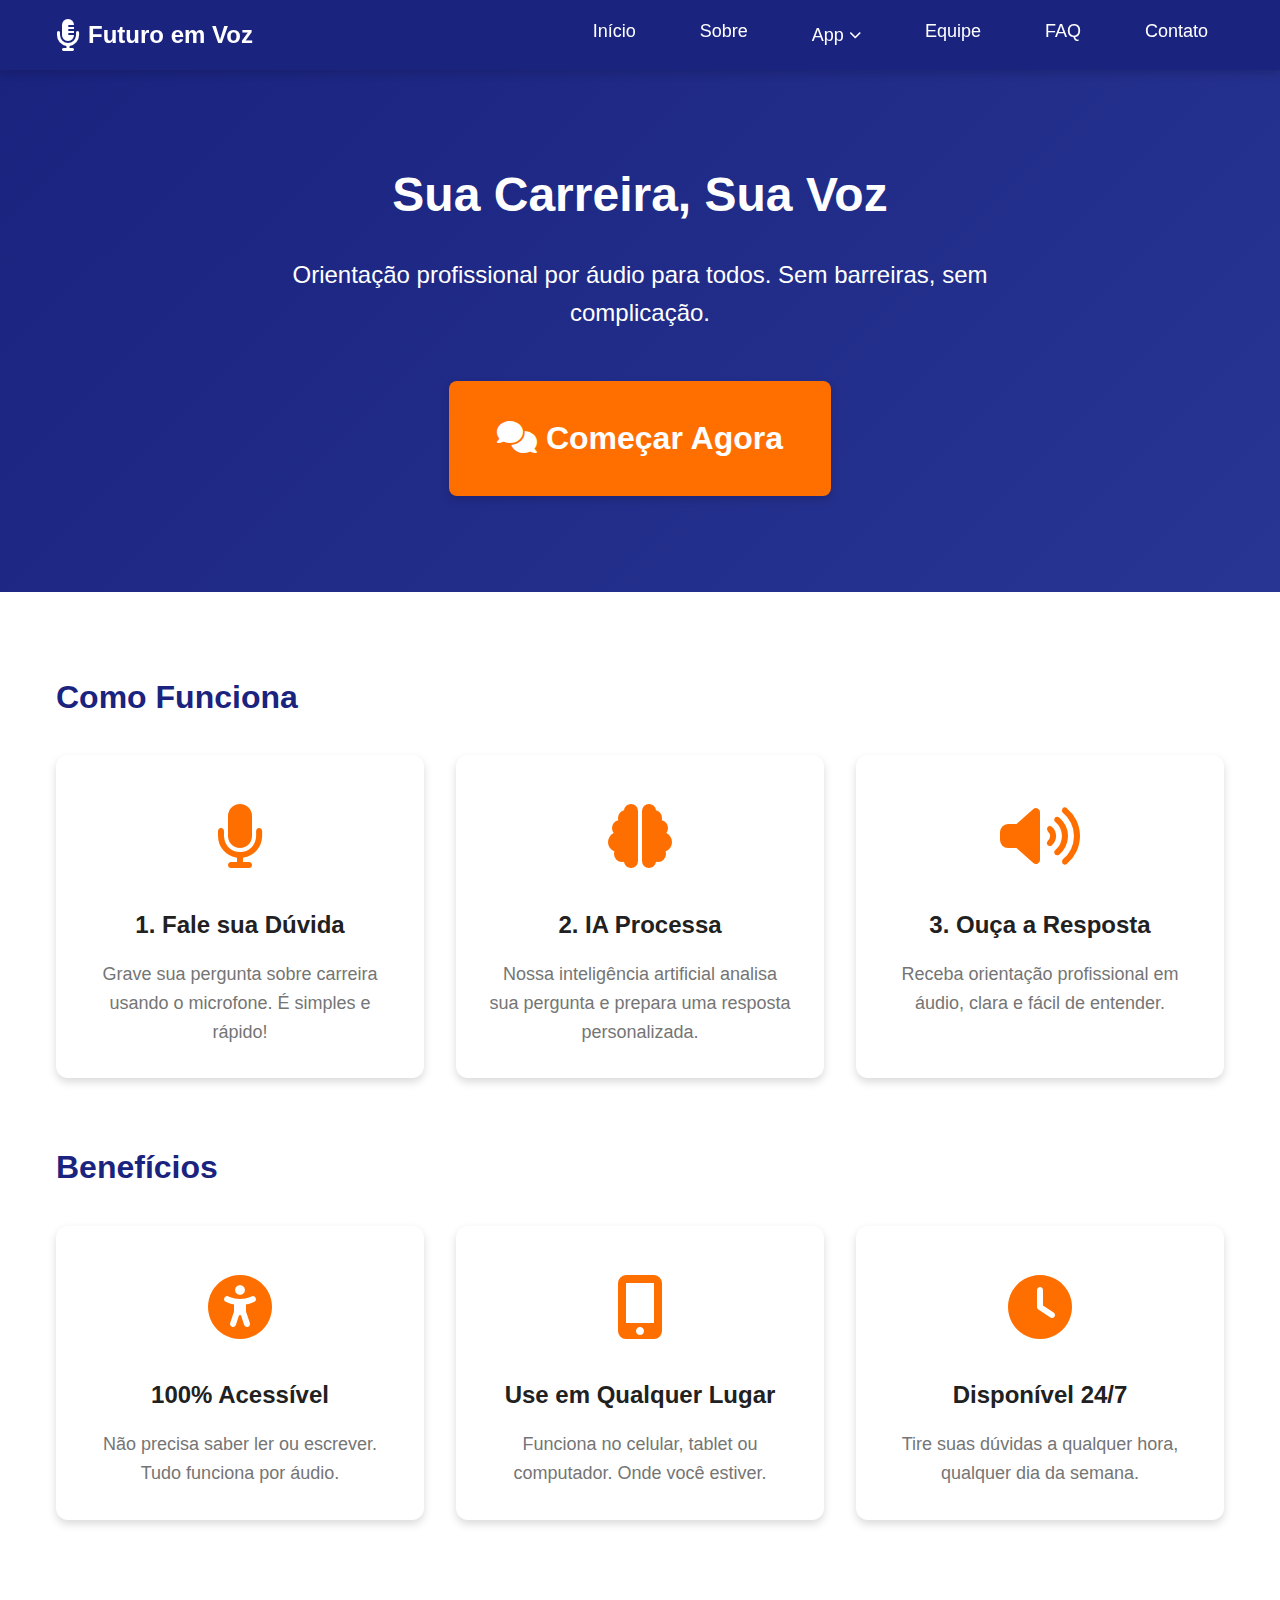
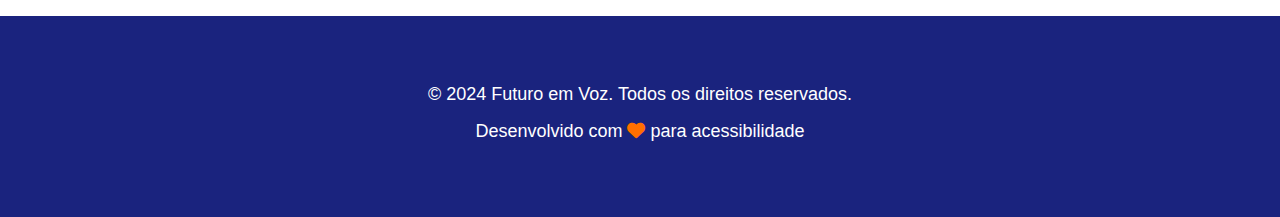
<file: index.html>
<!DOCTYPE html>
<html lang="pt-BR">
<head>
    <meta charset="UTF-8">
    <meta name="viewport" content="width=device-width, initial-scale=1.0">
    <meta name="description" content="Futuro em Voz - Ferramenta de acessibilidade para auxiliar pessoas analfabetas a gerenciar suas carreiras através de comunicação por áudio com IA">
    <title>Futuro em Voz - Acessibilidade no Mercado de Trabalho</title>
    <link rel="stylesheet" href="css/style.css">
    <link rel="stylesheet" href="https://cdnjs.cloudflare.com/ajax/libs/font-awesome/6.4.0/css/all.min.css">
</head>
<body>
    <!-- Header será carregado aqui -->
    <div id="header-placeholder"></div>

    <main>
        <section class="hero">
            <div class="container">
                <h1>Sua Carreira, Sua Voz</h1>
                <p>Orientação profissional por áudio para todos. Sem barreiras, sem complicação.</p>
                <a href="app-chat.html" class="btn btn-primary btn-large">
                    <i class="fas fa-comments"></i> Começar Agora
                </a>
            </div>
        </section>

        <section class="container">
            <h2>Como Funciona</h2>
            <div class="cards-grid">
                <div class="card">
                    <div class="card-icon">
                        <i class="fas fa-microphone"></i>
                    </div>
                    <h3>1. Fale sua Dúvida</h3>
                    <p>Grave sua pergunta sobre carreira usando o microfone. É simples e rápido!</p>
                </div>
                <div class="card">
                    <div class="card-icon">
                        <i class="fas fa-brain"></i>
                    </div>
                    <h3>2. IA Processa</h3>
                    <p>Nossa inteligência artificial analisa sua pergunta e prepara uma resposta personalizada.</p>
                </div>
                <div class="card">
                    <div class="card-icon">
                        <i class="fas fa-volume-up"></i>
                    </div>
                    <h3>3. Ouça a Resposta</h3>
                    <p>Receba orientação profissional em áudio, clara e fácil de entender.</p>
                </div>
            </div>
        </section>

        <section class="container">
            <h2>Benefícios</h2>
            <div class="cards-grid">
                <div class="card">
                    <div class="card-icon">
                        <i class="fas fa-universal-access"></i>
                    </div>
                    <h3>100% Acessível</h3>
                    <p>Não precisa saber ler ou escrever. Tudo funciona por áudio.</p>
                </div>
                <div class="card">
                    <div class="card-icon">
                        <i class="fas fa-mobile-alt"></i>
                    </div>
                    <h3>Use em Qualquer Lugar</h3>
                    <p>Funciona no celular, tablet ou computador. Onde você estiver.</p>
                </div>
                <div class="card">
                    <div class="card-icon">
                        <i class="fas fa-clock"></i>
                    </div>
                    <h3>Disponível 24/7</h3>
                    <p>Tire suas dúvidas a qualquer hora, qualquer dia da semana.</p>
                </div>
            </div>
        </section>

        
    </main>

    <!-- Footer será carregado aqui -->
    <div id="footer-placeholder"></div>

    <script src="js/components-data.js"></script>
    <script src="js/components.js"></script>
    <script src="js/menu.js"></script>
    <script src="js/script.js"></script>
</body>
</html>
</file>
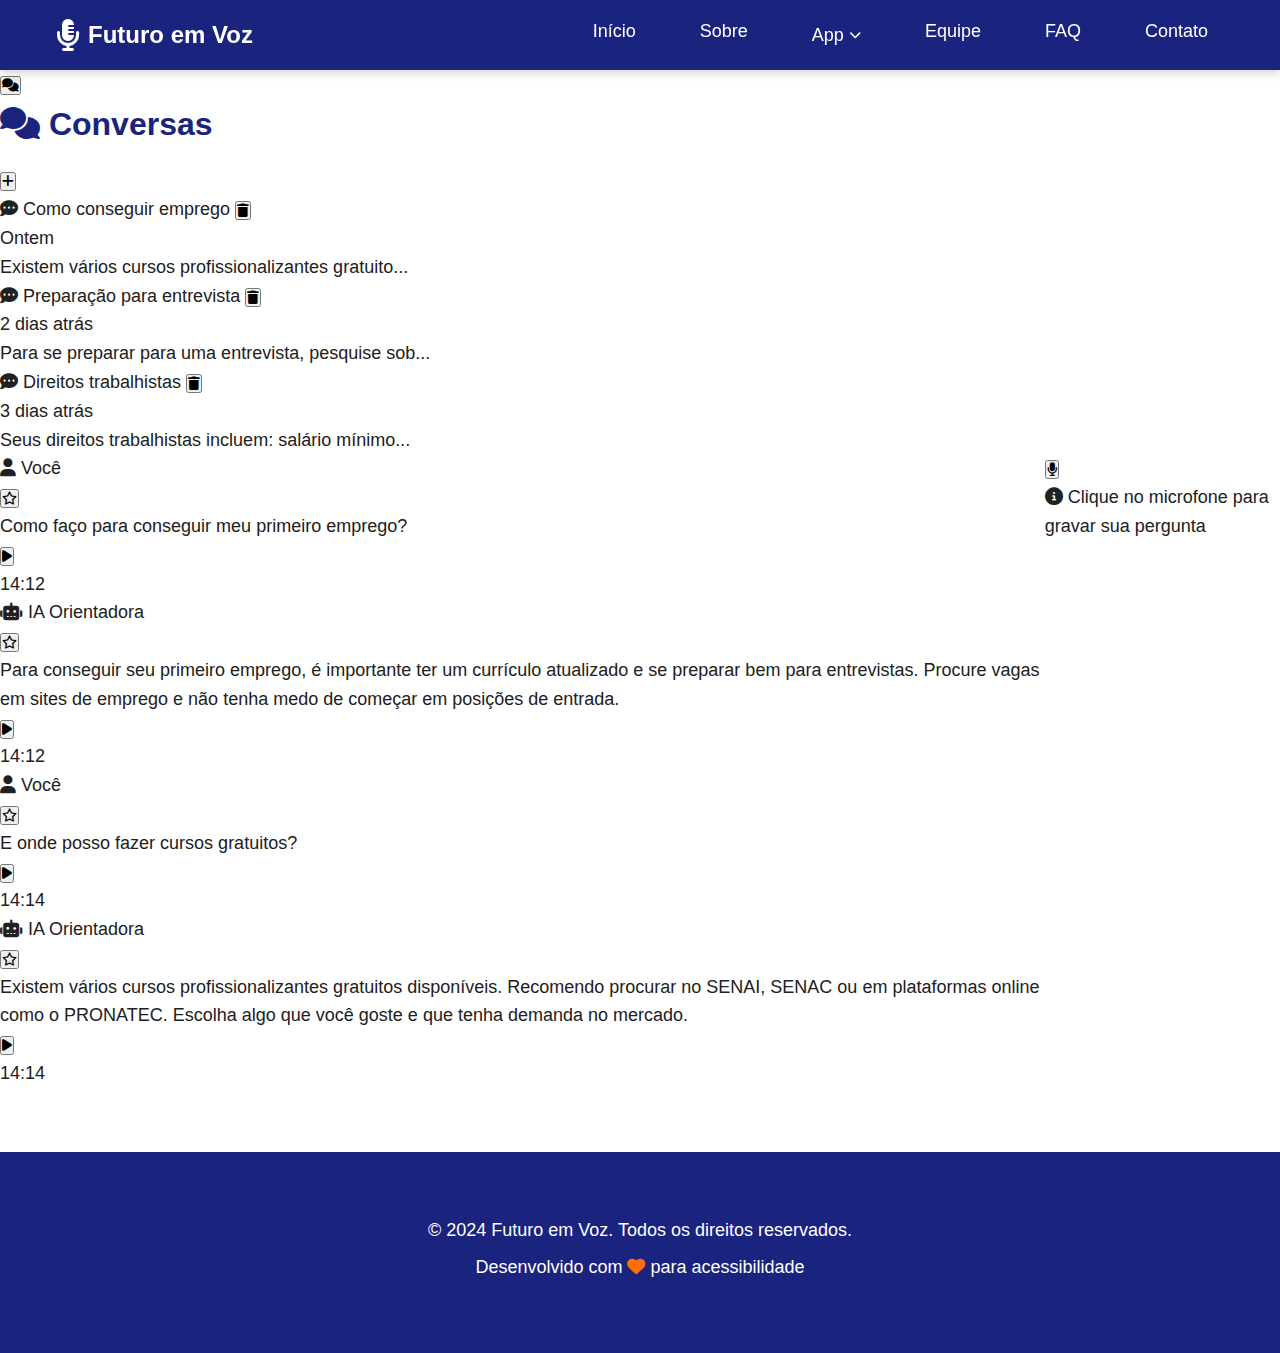
<file: app-chat.html>
<!DOCTYPE html>
<html lang="pt-BR">
<head>
    <meta charset="UTF-8">
    <meta name="viewport" content="width=device-width, initial-scale=1.0">
    <meta name="description" content="Chat com IA para orientação de carreira - Futuro em Voz">
    <title>Chat - Futuro em Voz</title>
    <link rel="stylesheet" href="css/style.css">
    <link rel="stylesheet" href="https://cdnjs.cloudflare.com/ajax/libs/font-awesome/6.4.0/css/all.min.css">
</head>
<body>
    <!-- Header será carregado aqui -->
    <div id="header-placeholder"></div>

    <main class="chat-page">
        <!-- Botão para abrir sidebar no mobile -->
        <button class="chat-sidebar-toggle" aria-label="Abrir lista de conversas">
            <i class="fas fa-comments"></i>
        </button>

        <div class="chat-container">
            <!-- Sidebar com lista de conversas -->
            <aside class="chat-sidebar">
                <div class="chat-sidebar-header">
                    <h2><i class="fas fa-comments"></i> Conversas</h2>
                    <button class="btn-new-conversation" aria-label="Nova conversa">
                        <i class="fas fa-plus"></i>
                    </button>
                </div>
                
                <div class="conversations-list" id="conversations-list">
                    <!-- Conversas serão carregadas aqui via JavaScript -->
                </div>
            </aside>

            <!-- Área principal do chat -->
            <div class="chat-main">
                <!-- Estado vazio (quando não há conversa selecionada) -->
                <div class="chat-empty-state" id="empty-state">
                    <i class="fas fa-comments"></i>
                    <h2>Bem-vindo ao Chat!</h2>
                    <p>Selecione uma conversa ou crie uma nova para começar</p>
                    <button class="btn btn-primary btn-large btn-new-conversation-main">
                        <i class="fas fa-plus"></i> Nova Conversa
                    </button>
                </div>

                <!-- Área de mensagens -->
                <div class="chat-messages-container" id="messages-container" style="display: none;">
                    <div class="chat-messages" id="chat-messages">
                        <!-- Mensagens serão carregadas aqui via JavaScript -->
                    </div>

                    <!-- Barra de input -->
                    <div class="chat-input-area">
                        <div class="recording-indicator" id="recording-indicator" style="display: none;">
                            <i class="fas fa-circle"></i>
                            <span>Gravando...</span>
                        </div>
                        
                        <button class="chat-mic-button" id="chat-mic-button" aria-label="Gravar mensagem de áudio">
                            <i class="fas fa-microphone"></i>
                        </button>
                        
                        <div class="chat-input-hint">
                            <i class="fas fa-info-circle"></i>
                            Clique no microfone para gravar sua pergunta
                        </div>
                    </div>
                </div>
            </div>
        </div>
    </main>

    <!-- Footer será carregado aqui -->
    <div id="footer-placeholder"></div>

    <script src="js/components-data.js"></script>
    <script src="js/components.js"></script>
    <script src="js/menu.js"></script>
    <script src="js/chat.js"></script>
</body>
</html>
</file>
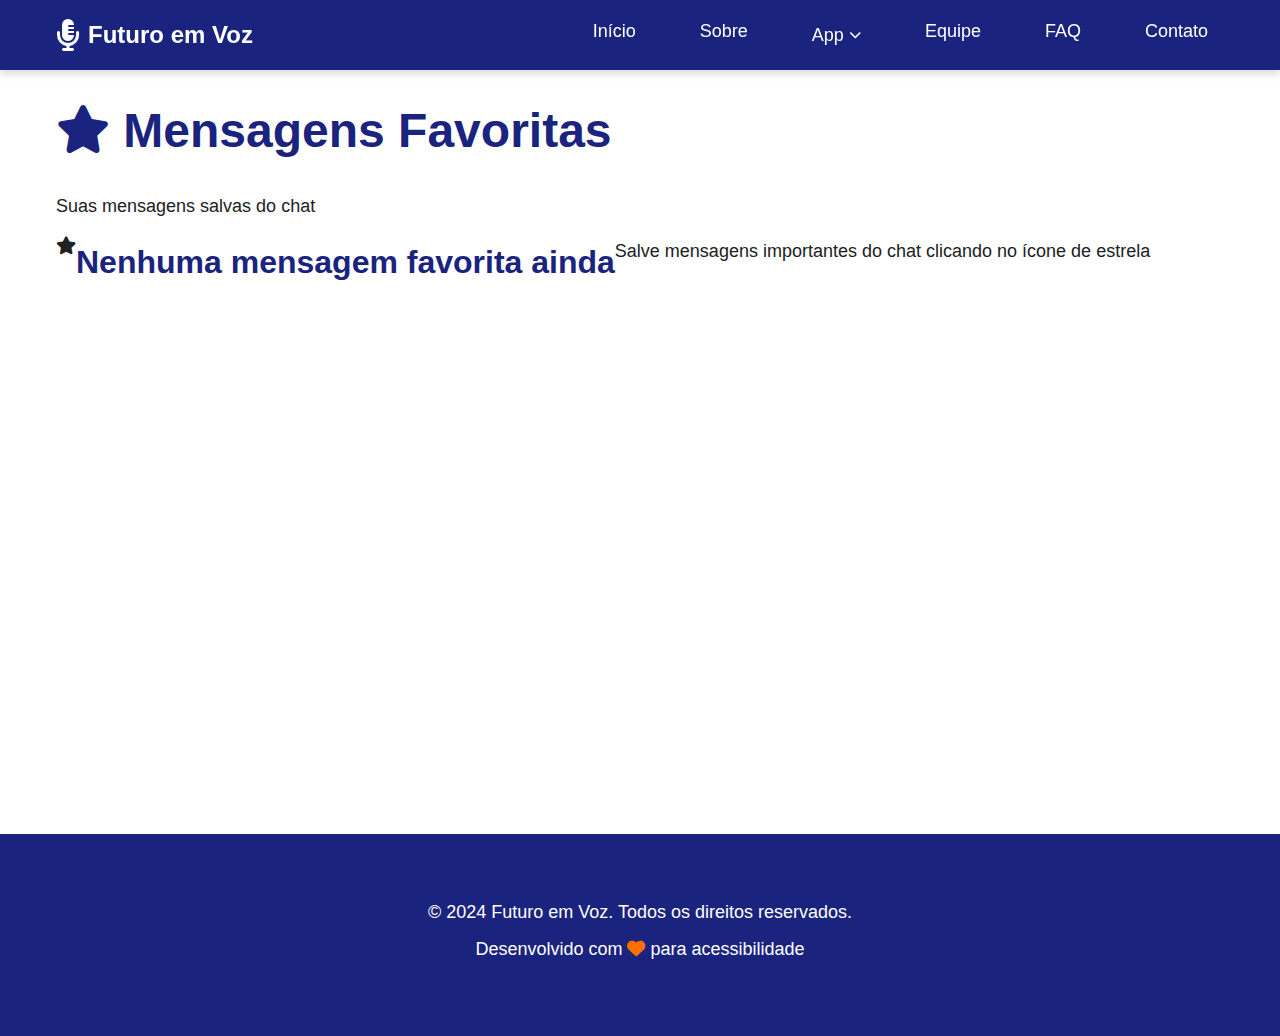
<file: app-favoritas.html>
<!DOCTYPE html>
<html lang="pt-BR">
<head>
    <meta charset="UTF-8">
    <meta name="viewport" content="width=device-width, initial-scale=1.0">
    <meta name="description" content="Mensagens Favoritas - Futuro em Voz">
    <title>Mensagens Favoritas - Futuro em Voz</title>
    <link rel="stylesheet" href="css/style.css">
    <link rel="stylesheet" href="https://cdnjs.cloudflare.com/ajax/libs/font-awesome/6.4.0/css/all.min.css">
</head>
<body>
    <!-- Header será carregado aqui -->
    <div id="header-placeholder"></div>

    <main class="favorites-page">
        <div class="container">
            <div class="favorites-header">
                <h1><i class="fas fa-star"></i> Mensagens Favoritas</h1>
                <p class="favorites-subtitle">Suas mensagens salvas do chat</p>
            </div>

            <!-- Estado vazio -->
            <div class="favorites-empty-state" id="favorites-empty-state">
                <i class="fas fa-star"></i>
                <h2>Nenhuma mensagem favorita ainda</h2>
                <p>Salve mensagens importantes do chat clicando no ícone de estrela</p>
            </div>

            <!-- Lista de mensagens favoritas -->
            <div class="favorites-grid" id="favorites-grid" style="display: none;">
                <!-- Mensagens favoritas serão carregadas aqui via JavaScript -->
            </div>
        </div>
    </main>

    <!-- Footer será carregado aqui -->
    <div id="footer-placeholder"></div>

    <script src="js/components-data.js"></script>
    <script src="js/components.js"></script>
    <script src="js/menu.js"></script>
    <script src="js/favoritas.js"></script>
</body>
</html>
</file>
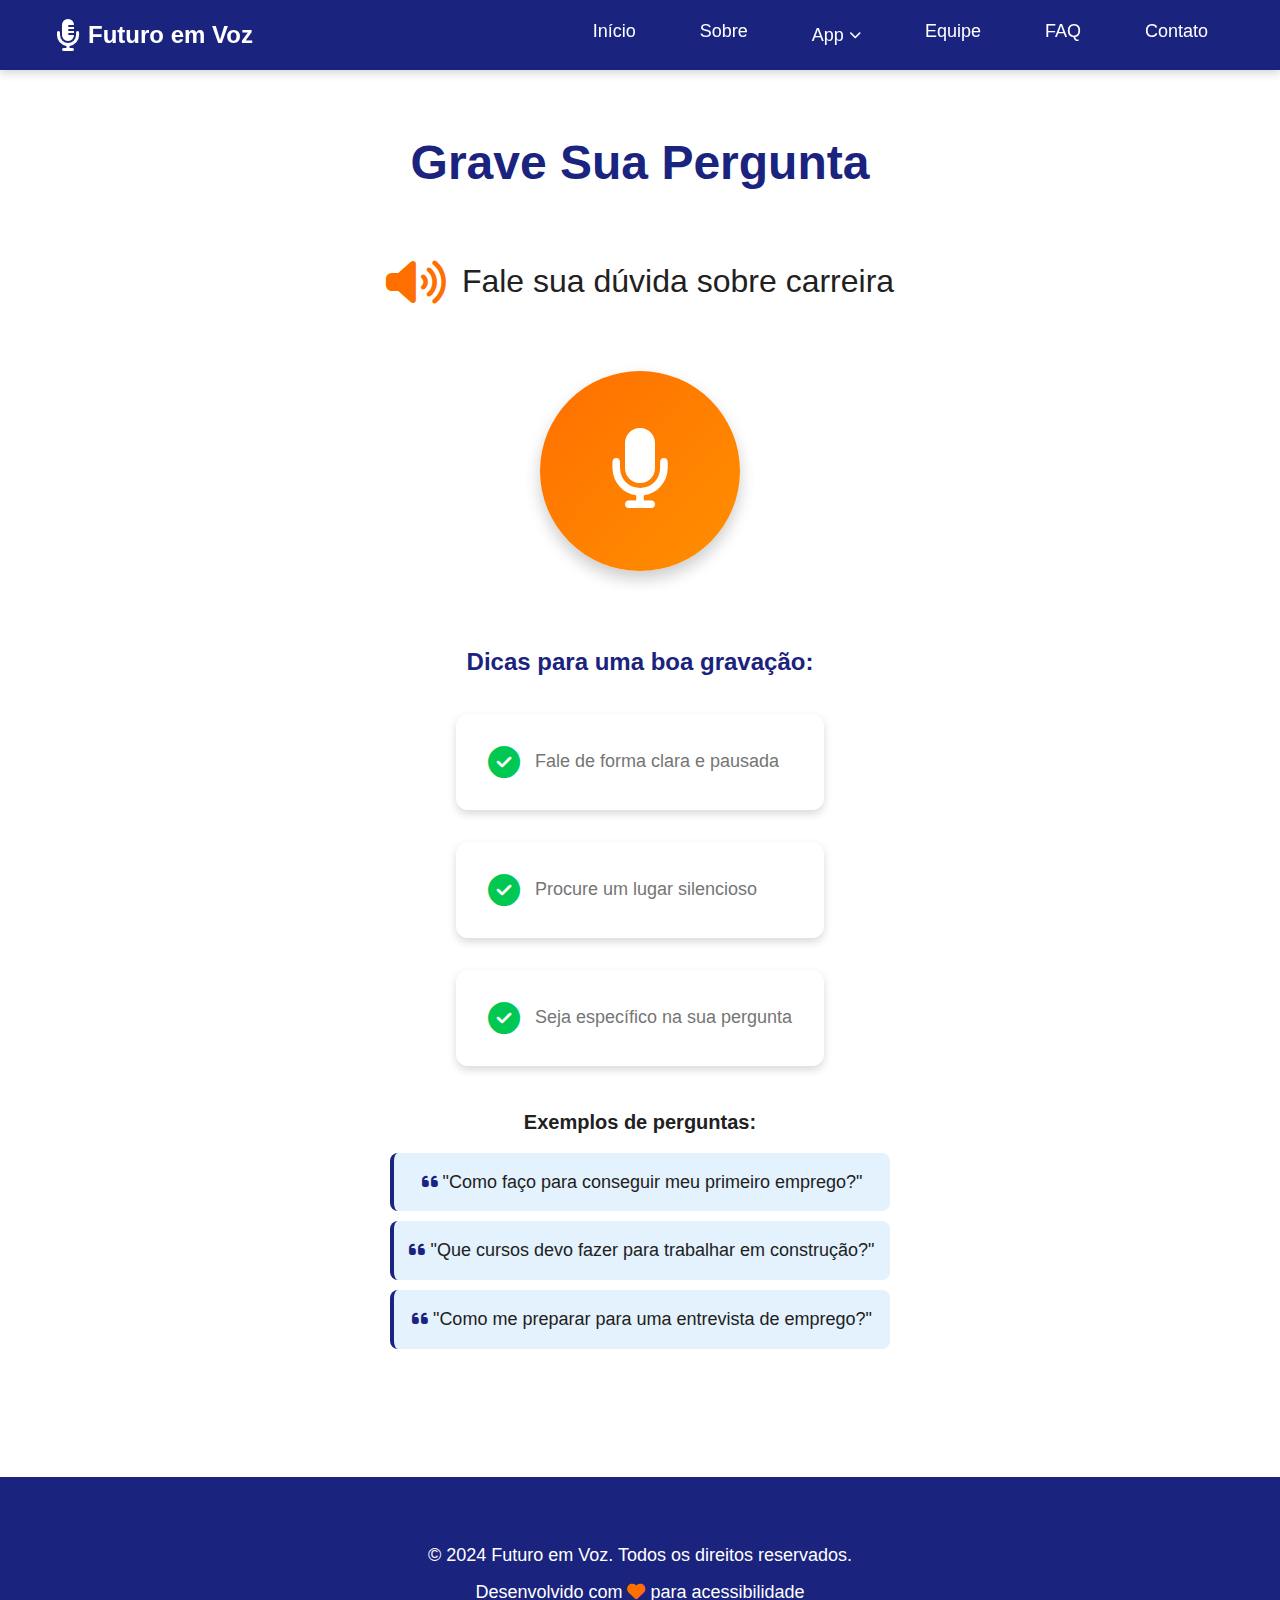
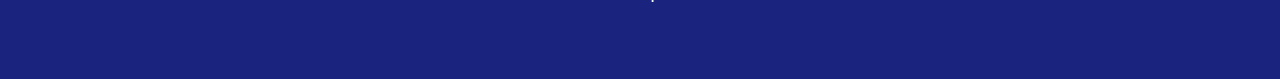
<file: app-gravacao.html>
<!DOCTYPE html>
<html lang="pt-BR">
<head>
    <meta charset="UTF-8">
    <meta name="viewport" content="width=device-width, initial-scale=1.0">
    <meta name="description" content="Grave sua pergunta sobre carreira - Futuro em Voz">
    <title>Gravar Pergunta - Futuro em Voz</title>
    <link rel="stylesheet" href="css/style.css">
    <link rel="stylesheet" href="https://cdnjs.cloudflare.com/ajax/libs/font-awesome/6.4.0/css/all.min.css">
</head>
<body>
    <!-- Header será carregado aqui -->
    <div id="header-placeholder"></div>


    <main>
        <section class="app-container">
            <h1>Grave Sua Pergunta</h1>
            
            <div class="instruction">
                <i class="fas fa-volume-up"></i>
                Fale sua dúvida sobre carreira
            </div>

            <button class="mic-button" aria-label="Clique para gravar sua pergunta">
                <i class="fas fa-microphone"></i>
            </button>

            <button id="send-audio" class="btn btn-primary btn-large" style="display: none;">
                <i class="fas fa-paper-plane"></i> Enviar Áudio
            </button>

            <div style="margin-top: 40px; max-width: 600px;">
                <h2 style="font-size: 24px; margin-bottom: 20px;">Dicas para uma boa gravação:</h2>
                <div class="cards-grid" style="grid-template-columns: 1fr;">
                    <div class="card" style="text-align: left;">
                        <div style="display: flex; align-items: center; gap: 15px;">
                            <i class="fas fa-check-circle" style="font-size: 32px; color: #00c853;"></i>
                            <p style="margin: 0;">Fale de forma clara e pausada</p>
                        </div>
                    </div>
                    <div class="card" style="text-align: left;">
                        <div style="display: flex; align-items: center; gap: 15px;">
                            <i class="fas fa-check-circle" style="font-size: 32px; color: #00c853;"></i>
                            <p style="margin: 0;">Procure um lugar silencioso</p>
                        </div>
                    </div>
                    <div class="card" style="text-align: left;">
                        <div style="display: flex; align-items: center; gap: 15px;">
                            <i class="fas fa-check-circle" style="font-size: 32px; color: #00c853;"></i>
                            <p style="margin: 0;">Seja específico na sua pergunta</p>
                        </div>
                    </div>
                </div>
            </div>

            <div style="margin-top: 40px;">
                <h3 style="font-size: 20px; margin-bottom: 15px;">Exemplos de perguntas:</h3>
                <div style="display: flex; flex-direction: column; gap: 10px; max-width: 600px; margin: 0 auto;">
                    <div style="background-color: #e3f2fd; padding: 15px; border-radius: 8px; border-left: 4px solid #1a237e;">
                        <i class="fas fa-quote-left" style="color: #1a237e;"></i>
                        "Como faço para conseguir meu primeiro emprego?"
                    </div>
                    <div style="background-color: #e3f2fd; padding: 15px; border-radius: 8px; border-left: 4px solid #1a237e;">
                        <i class="fas fa-quote-left" style="color: #1a237e;"></i>
                        "Que cursos devo fazer para trabalhar em construção?"
                    </div>
                    <div style="background-color: #e3f2fd; padding: 15px; border-radius: 8px; border-left: 4px solid #1a237e;">
                        <i class="fas fa-quote-left" style="color: #1a237e;"></i>
                        "Como me preparar para uma entrevista de emprego?"
                    </div>
                </div>
            </div>
        </section>
    </main>

    <!-- Footer será carregado aqui -->
    <div id="footer-placeholder"></div>


    <script src="js/components-data.js"></script>
    <script src="js/components.js"></script>
    <script src="js/menu.js"></script>
    <script src="js/script.js"></script>
</body>
</html>
</file>
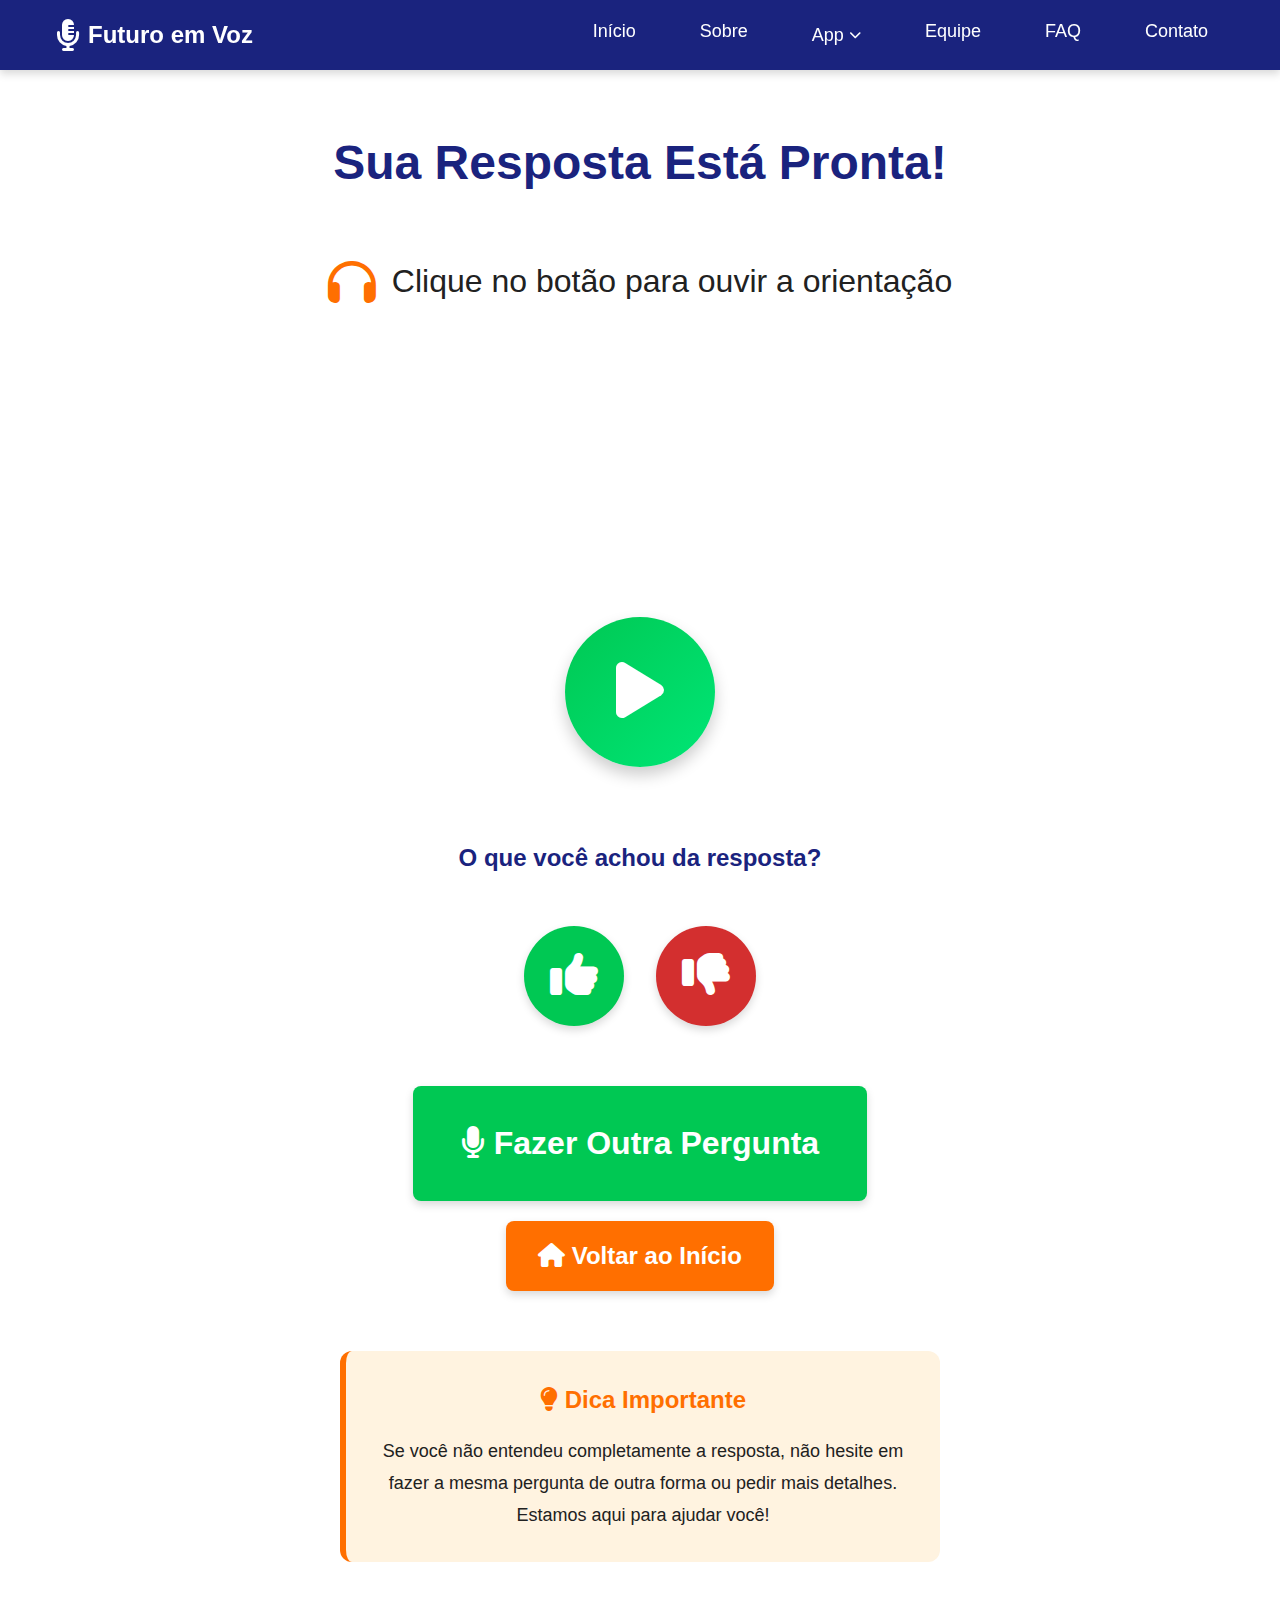
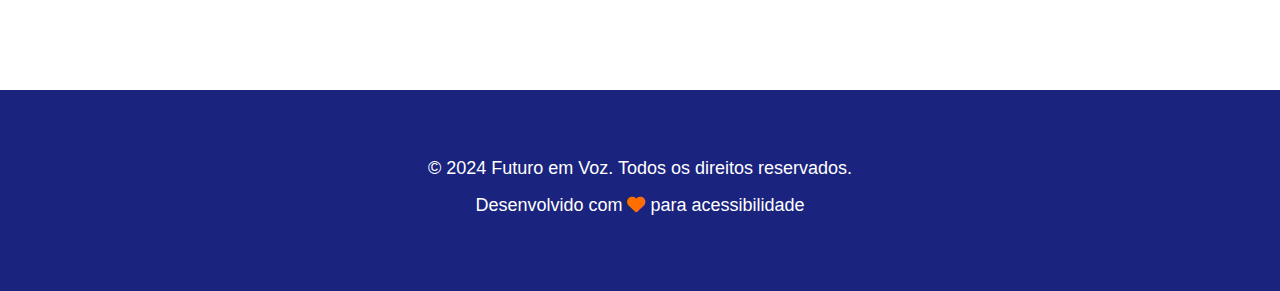
<file: app-resposta.html>
<!DOCTYPE html>
<html lang="pt-BR">
<head>
    <meta charset="UTF-8">
    <meta name="viewport" content="width=device-width, initial-scale=1.0">
    <meta name="description" content="Ouça a resposta da IA - Futuro em Voz">
    <title>Resposta da IA - Futuro em Voz</title>
    <link rel="stylesheet" href="css/style.css">
    <link rel="stylesheet" href="https://cdnjs.cloudflare.com/ajax/libs/font-awesome/6.4.0/css/all.min.css">
</head>
<body>
    <!-- Header será carregado aqui -->
    <div id="header-placeholder"></div>


    <main>
        <section class="app-container">
            <h1>Sua Resposta Está Pronta!</h1>
            
            <div class="instruction">
                <i class="fas fa-headphones"></i>
                Clique no botão para ouvir a orientação
            </div>

            <div class="audio-visualizer">
                <div class="bar"></div>
                <div class="bar"></div>
                <div class="bar"></div>
                <div class="bar"></div>
                <div class="bar"></div>
                <div class="bar"></div>
                <div class="bar"></div>
                <div class="bar"></div>
            </div>

            <button class="play-button" aria-label="Reproduzir resposta da IA">
                <i class="fas fa-play"></i>
            </button>

            <div style="margin-top: 40px;">
                <h2 style="font-size: 24px; margin-bottom: 20px;">O que você achou da resposta?</h2>
                <div class="feedback-buttons">
                    <button class="feedback-btn like" aria-label="Gostei da resposta">
                        <i class="fas fa-thumbs-up"></i>
                    </button>
                    <button class="feedback-btn dislike" aria-label="Não entendi a resposta">
                        <i class="fas fa-thumbs-down"></i>
                    </button>
                </div>
            </div>

            <div style="margin-top: 60px; display: flex; flex-direction: column; gap: 20px; align-items: center;">
                <a href="app-gravacao.html" class="btn btn-secondary btn-large">
                    <i class="fas fa-microphone"></i> Fazer Outra Pergunta
                </a>
                <a href="index.html" class="btn btn-primary">
                    <i class="fas fa-home"></i> Voltar ao Início
                </a>
            </div>

            <div style="margin-top: 60px; max-width: 600px;">
                <div style="background-color: #fff3e0; padding: 30px; border-radius: 12px; border-left: 6px solid #ff6f00;">
                    <h3 style="color: #ff6f00; margin-bottom: 15px;">
                        <i class="fas fa-lightbulb"></i> Dica Importante
                    </h3>
                    <p style="font-size: 18px; line-height: 1.8; margin: 0;">
                        Se você não entendeu completamente a resposta, não hesite em fazer a mesma 
                        pergunta de outra forma ou pedir mais detalhes. Estamos aqui para ajudar você!
                    </p>
                </div>
            </div>
        </section>
    </main>

    <!-- Footer será carregado aqui -->
    <div id="footer-placeholder"></div>


    <script src="js/components-data.js"></script>
    <script src="js/components.js"></script>
    <script src="js/menu.js"></script>
    <script src="js/script.js"></script>
</body>
</html>
</file>
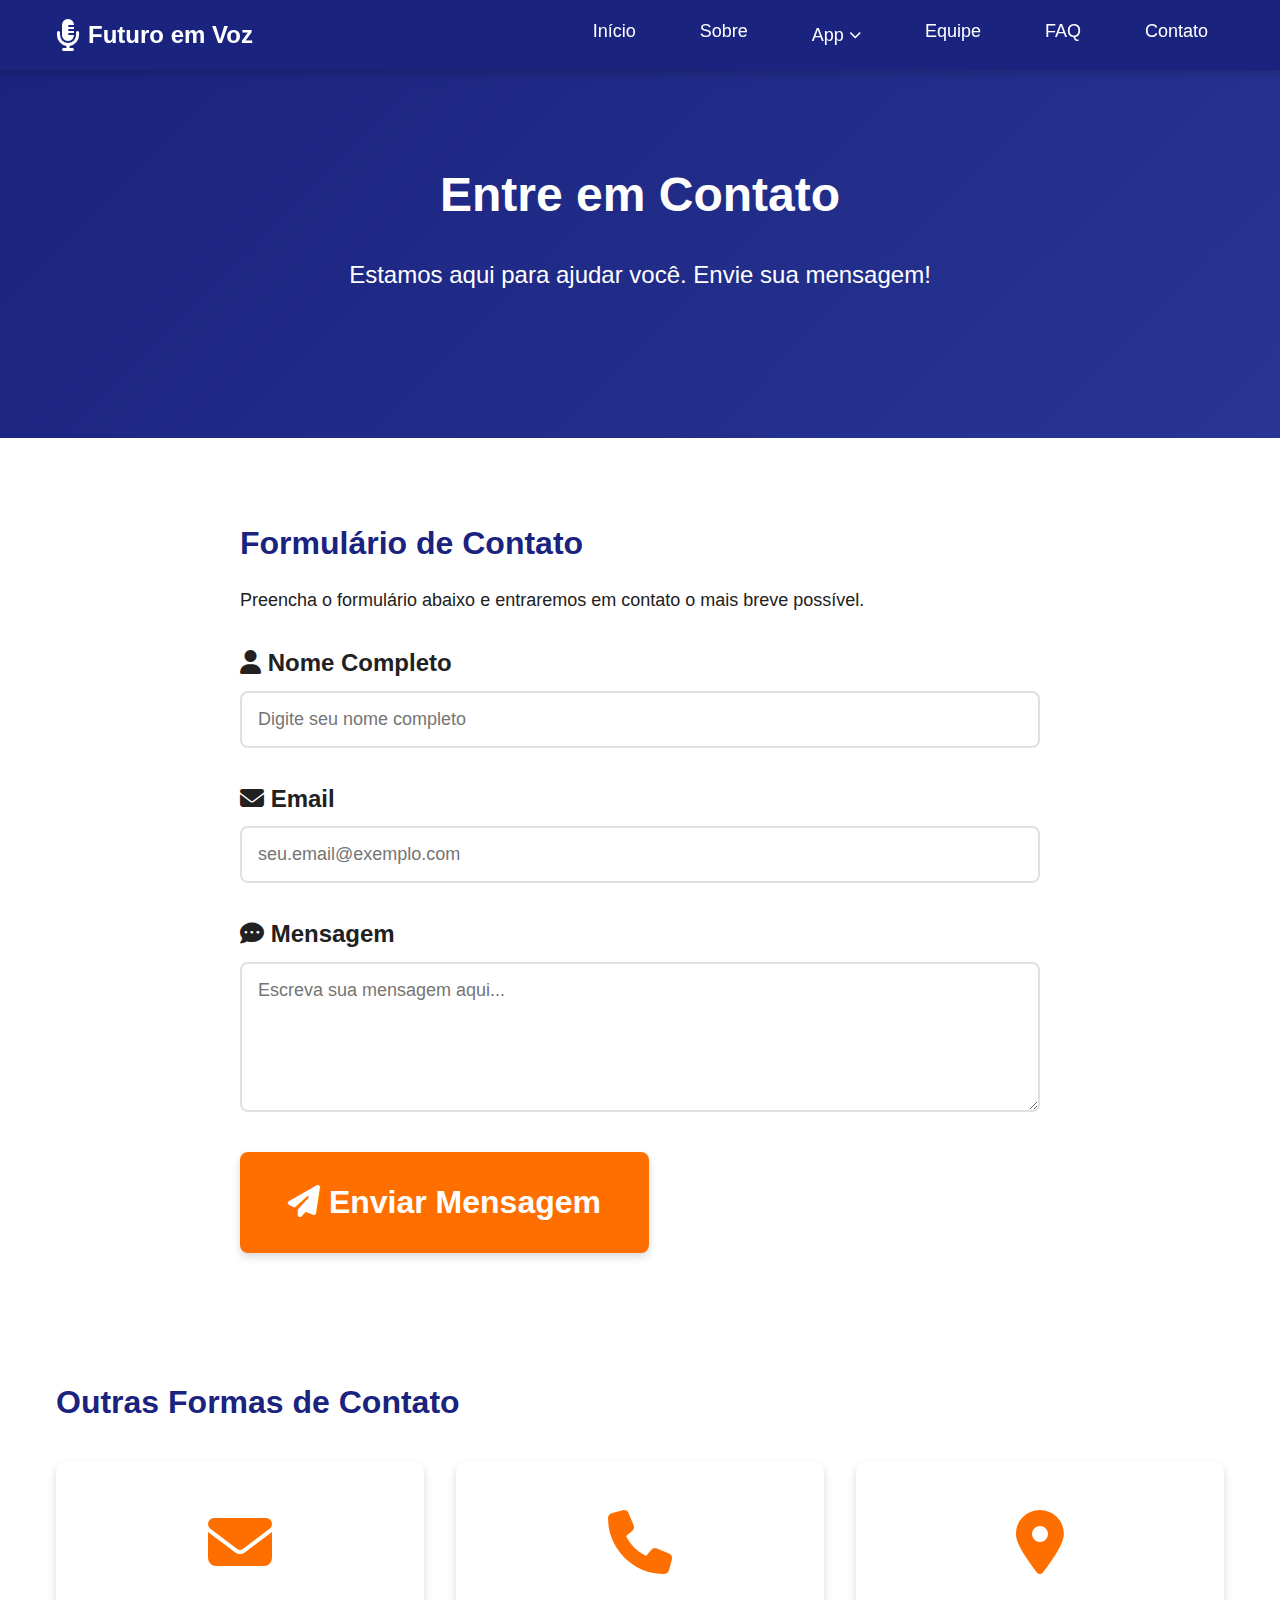
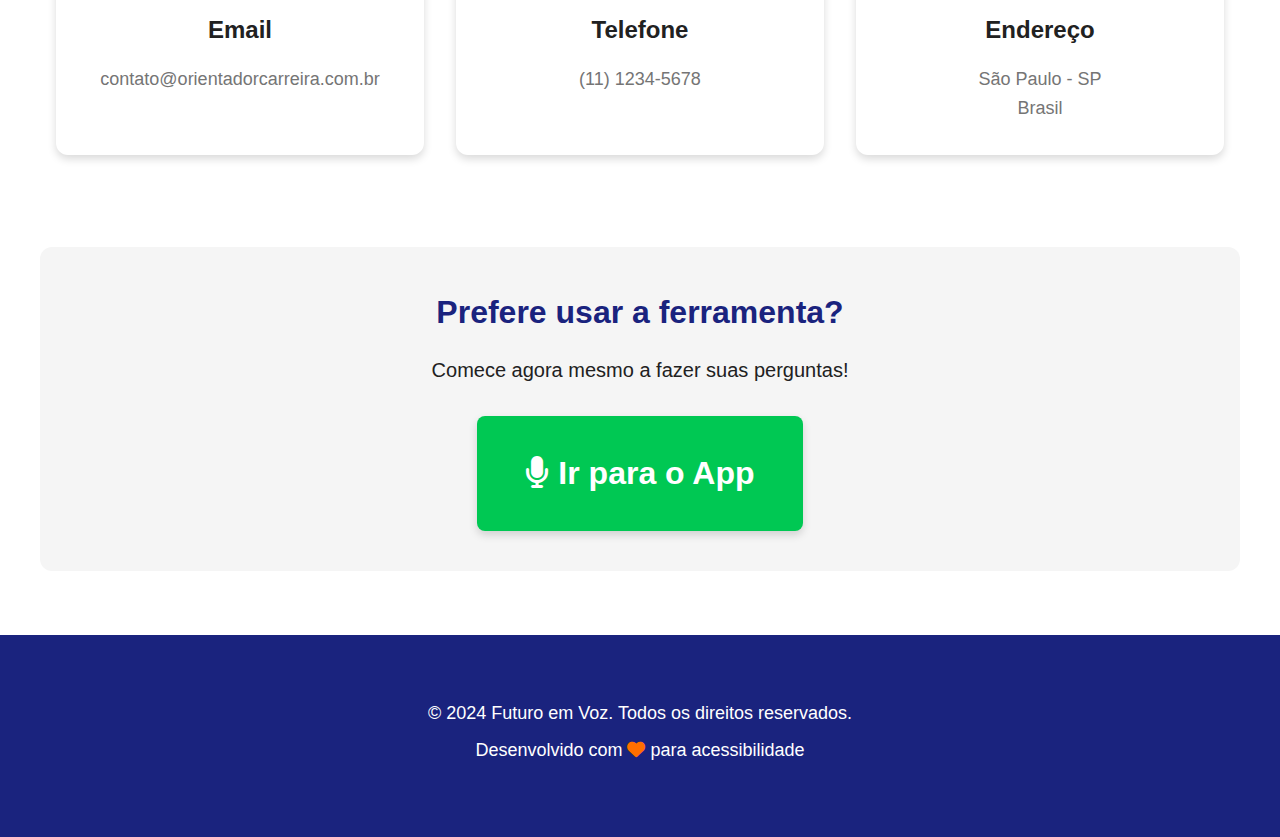
<file: contato.html>
<!DOCTYPE html>
<html lang="pt-BR">
<head>
    <meta charset="UTF-8">
    <meta name="viewport" content="width=device-width, initial-scale=1.0">
    <meta name="description" content="Entre em contato com a equipe do Futuro em Voz">
    <title>Contato - Futuro em Voz</title>
    <link rel="stylesheet" href="css/style.css">
    <link rel="stylesheet" href="https://cdnjs.cloudflare.com/ajax/libs/font-awesome/6.4.0/css/all.min.css">
</head>
<body>
    <!-- Header será carregado aqui -->
    <div id="header-placeholder"></div>


    <main>
        <section class="hero">
            <div class="container">
                <h1>Entre em Contato</h1>
                <p>Estamos aqui para ajudar você. Envie sua mensagem!</p>
            </div>
        </section>

        <section class="container">
            <div style="max-width: 800px; margin: 0 auto;">
                <h2>Formulário de Contato</h2>
                <p style="font-size: 18px; margin-bottom: 30px;">
                    Preencha o formulário abaixo e entraremos em contato o mais breve possível.
                </p>

                <form id="contact-form">
                    <div class="form-group">
                        <label for="name">
                            <i class="fas fa-user"></i> Nome Completo
                        </label>
                        <input 
                            type="text" 
                            id="name" 
                            name="name" 
                            placeholder="Digite seu nome completo"
                            aria-required="true"
                        >
                    </div>

                    <div class="form-group">
                        <label for="email">
                            <i class="fas fa-envelope"></i> Email
                        </label>
                        <input 
                            type="email" 
                            id="email" 
                            name="email" 
                            placeholder="seu.email@exemplo.com"
                            aria-required="true"
                        >
                    </div>

                    <div class="form-group">
                        <label for="message">
                            <i class="fas fa-comment-dots"></i> Mensagem
                        </label>
                        <textarea 
                            id="message" 
                            name="message" 
                            placeholder="Escreva sua mensagem aqui..."
                            aria-required="true"
                        ></textarea>
                    </div>

                    <div class="error-message" role="alert" aria-live="polite">
                        <!-- Mensagens de erro serão inseridas aqui pelo JavaScript -->
                    </div>

                    <div class="success-message" role="alert" aria-live="polite">
                        <!-- Mensagens de sucesso serão inseridas aqui pelo JavaScript -->
                    </div>

                    <button type="submit" class="btn btn-primary btn-large">
                        <i class="fas fa-paper-plane"></i> Enviar Mensagem
                    </button>
                </form>
            </div>
        </section>

        <section class="container" style="margin-top: 60px;">
            <h2>Outras Formas de Contato</h2>
            <div class="cards-grid">
                <div class="card">
                    <div class="card-icon">
                        <i class="fas fa-envelope"></i>
                    </div>
                    <h3>Email</h3>
                    <p>contato@orientadorcarreira.com.br</p>
                </div>
                <div class="card">
                    <div class="card-icon">
                        <i class="fas fa-phone"></i>
                    </div>
                    <h3>Telefone</h3>
                    <p>(11) 1234-5678</p>
                </div>
                <div class="card">
                    <div class="card-icon">
                        <i class="fas fa-map-marker-alt"></i>
                    </div>
                    <h3>Endereço</h3>
                    <p>São Paulo - SP<br>Brasil</p>
                </div>
            </div>
        </section>

        <section class="container" style="text-align: center; margin-top: 60px; background-color: #f5f5f5; padding: 40px; border-radius: 12px;">
            <h2>Prefere usar a ferramenta?</h2>
            <p style="font-size: 20px; margin-bottom: 30px;">Comece agora mesmo a fazer suas perguntas!</p>
            <a href="app-gravacao.html" class="btn btn-secondary btn-large">
                <i class="fas fa-microphone"></i> Ir para o App
            </a>
        </section>
    </main>

    <!-- Footer será carregado aqui -->
    <div id="footer-placeholder"></div>


    <script src="js/components-data.js"></script>
    <script src="js/components.js"></script>
    <script src="js/menu.js"></script>
    <script src="js/script.js"></script>
</body>
</html>
</file>
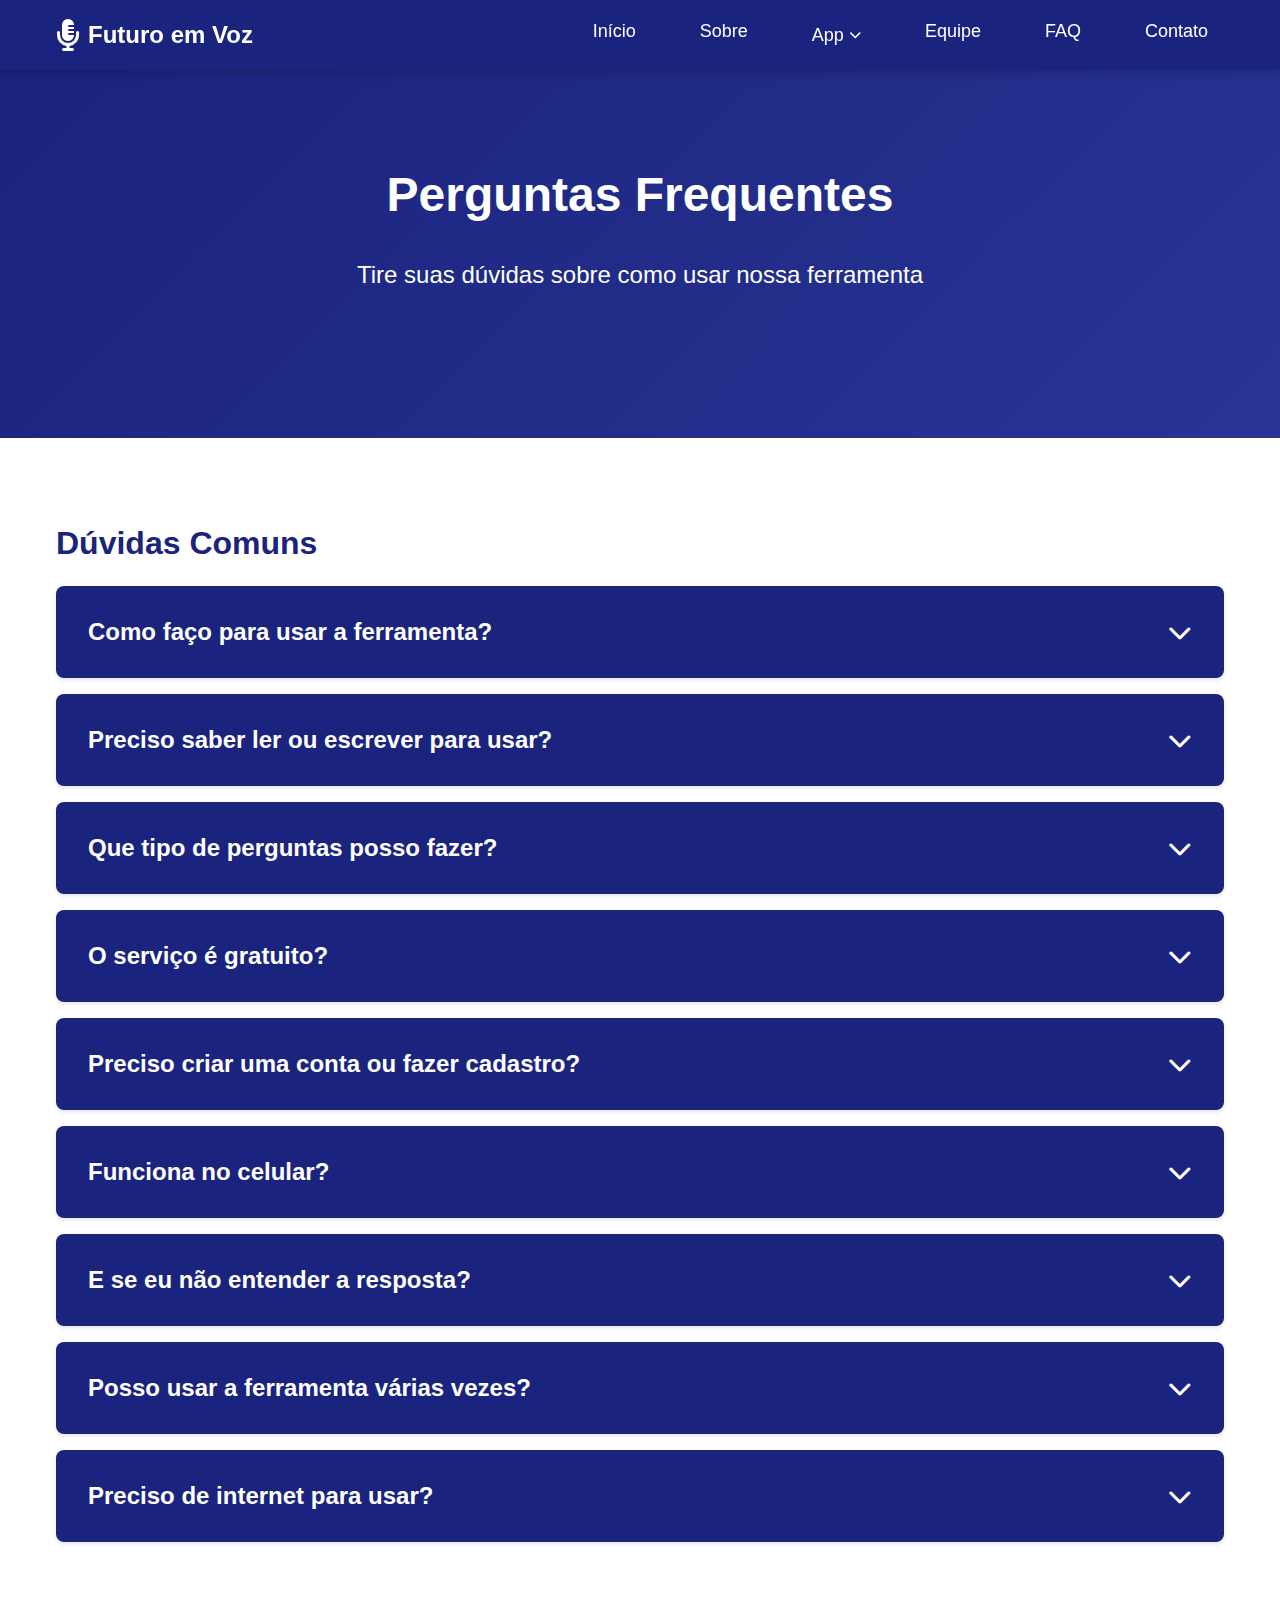
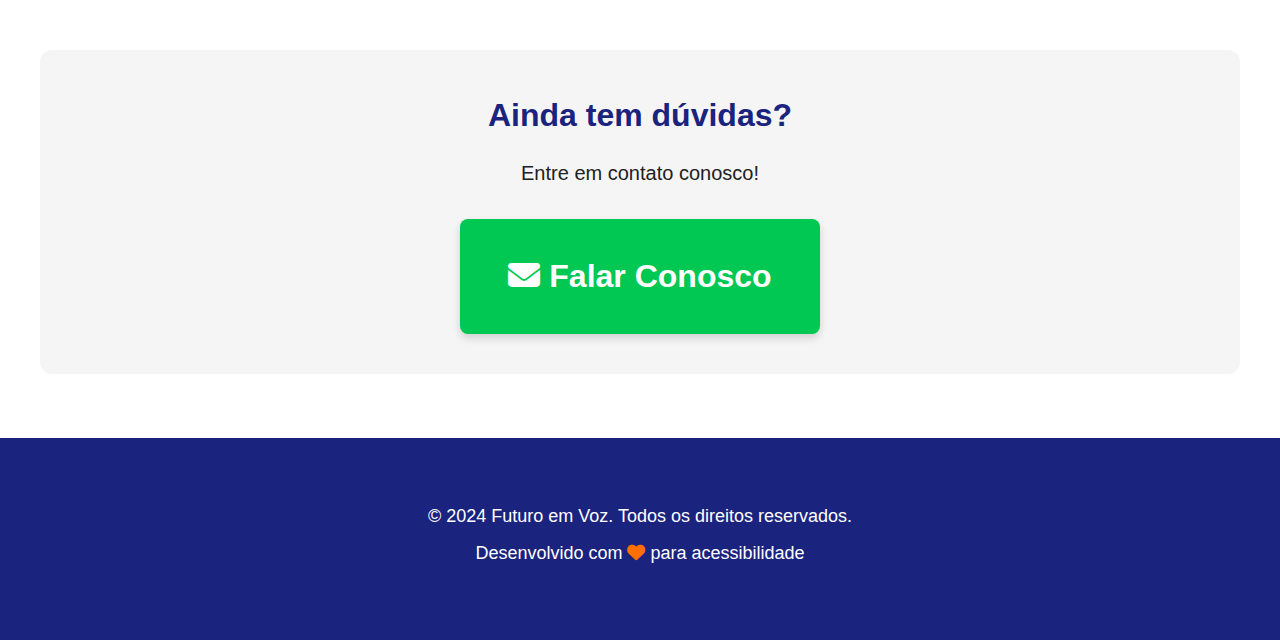
<file: faq.html>
<!DOCTYPE html>
<html lang="pt-BR">
<head>
    <meta charset="UTF-8">
    <meta name="viewport" content="width=device-width, initial-scale=1.0">
    <meta name="description" content="Perguntas frequentes sobre o Futuro em Voz">
    <title>FAQ - Futuro em Voz</title>
    <link rel="stylesheet" href="css/style.css">
    <link rel="stylesheet" href="https://cdnjs.cloudflare.com/ajax/libs/font-awesome/6.4.0/css/all.min.css">
</head>
<body>
    <!-- Header será carregado aqui -->
    <div id="header-placeholder"></div>


    <main>
        <section class="hero">
            <div class="container">
                <h1>Perguntas Frequentes</h1>
                <p>Tire suas dúvidas sobre como usar nossa ferramenta</p>
            </div>
        </section>

        <section class="container">
            <h2>Dúvidas Comuns</h2>
            
            <div class="faq-item">
                <button class="faq-question">
                    Como faço para usar a ferramenta?
                    <i class="fas fa-chevron-down"></i>
                </button>
                <div class="faq-answer">
                    <p>
                        É muito simples! Entre na página de chats através do menu de navegação acima e comece uma nova conversa sobre o assunto que desejar.
                    </p>
                </div>
            </div>

            <div class="faq-item">
                <button class="faq-question">
                    Preciso saber ler ou escrever para usar?
                    <i class="fas fa-chevron-down"></i>
                </button>
                <div class="faq-answer">
                    <p>
                        Não! Por enquanto existe um grande volume de texto na plataforma, pois está na versão beta, mas em breve adaptaremos a aplicação para que a navegação e entendimento da plataforma possa ser feito através de icones e dicas visuais.
                    </p>
                </div>
            </div>

            <div class="faq-item">
                <button class="faq-question">
                    Que tipo de perguntas posso fazer?
                    <i class="fas fa-chevron-down"></i>
                </button>
                <div class="faq-answer">
                    <p>
                        Você pode fazer qualquer pergunta relacionada à sua carreira profissional, como: 
                        "Como faço para conseguir um emprego?", "Que cursos devo fazer?", "Como me preparar 
                        para uma entrevista?", "Quais são meus direitos trabalhistas?", "Como pedir um aumento?", 
                        entre muitas outras. Nossa IA será preparada para ajudar em diversos aspectos da sua 
                        vida profissional.
                    </p>
                </div>
            </div>

            <div class="faq-item">
                <button class="faq-question">
                    O serviço é gratuito?
                    <i class="fas fa-chevron-down"></i>
                </button>
                <div class="faq-answer">
                    <p>
                        Sim! Nossa ferramenta é 100% gratuita. Acreditamos que todos devem ter acesso a 
                        orientação profissional de qualidade, independentemente de sua condição financeira. 
                        Você pode usar quantas vezes quiser, sem nenhum custo.
                    </p>
                </div>
            </div>

            <div class="faq-item">
                <button class="faq-question">
                    Preciso criar uma conta ou fazer cadastro?
                    <i class="fas fa-chevron-down"></i>
                </button>
                <div class="faq-answer">
                    <p>
                        Não é necessário fazer cadastro. Você pode usar a ferramenta 
                        imediatamente, mas no futuro implementaremos a função de login. 
                    </p>
                </div>
            </div>

            <div class="faq-item">
                <button class="faq-question">
                    Funciona no celular?
                    <i class="fas fa-chevron-down"></i>
                </button>
                <div class="faq-answer">
                    <p>
                        Sim! Nossa ferramenta foi desenvolvida para funcionar perfeitamente em celulares, 
                        tablets e computadores. Você pode usar em qualquer dispositivo com acesso à internet 
                        e microfone. O design se adapta automaticamente ao tamanho da sua tela.
                    </p>
                </div>
            </div>

            <div class="faq-item">
                <button class="faq-question">
                    E se eu não entender a resposta?
                    <i class="fas fa-chevron-down"></i>
                </button>
                <div class="faq-answer">
                    <p>
                        Caso você não entenda a resposta do agente de IA, como a plataforma vai funcionar via chat, você poderá conversar com o agente e tirar quaisquer dúvidas. 
                    </p>
                </div>
            </div>

            <div class="faq-item">
                <button class="faq-question">
                    Posso usar a ferramenta várias vezes?
                    <i class="fas fa-chevron-down"></i>
                </button>
                <div class="faq-answer">
                    <p>
                        Com certeza! Você pode usar nossa ferramenta quantas vezes quiser, sempre que tiver 
                        uma dúvida sobre sua carreira. Não há limite de perguntas. Estamos aqui para ajudar 
                        você em todas as etapas da sua jornada profissional.
                    </p>
                </div>
            </div>

            <div class="faq-item">
                <button class="faq-question">
                    Preciso de internet para usar?
                    <i class="fas fa-chevron-down"></i>
                </button>
                <div class="faq-answer">
                    <p>
                        Sim, será necessário ter conexão com a internet para usar a ferramenta, pois a 
                        inteligência artificial que processa suas perguntas funciona online. Mas não 
                        precisa ser uma internet muito rápida, uma conexão básica já é suficiente.
                    </p>
                </div>
            </div>
        </section>

        <section class="container" style="text-align: center; margin-top: 60px; background-color: #f5f5f5; padding: 40px; border-radius: 12px;">
            <h2>Ainda tem dúvidas?</h2>
            <p style="font-size: 20px; margin-bottom: 30px;">Entre em contato conosco!</p>
            <a href="contato.html" class="btn btn-secondary btn-large">
                <i class="fas fa-envelope"></i> Falar Conosco
            </a>
        </section>
    </main>

    <!-- Footer será carregado aqui -->
    <div id="footer-placeholder"></div>


    <script src="js/components-data.js"></script>
    <script src="js/components.js"></script>
    <script src="js/menu.js"></script>
    <script src="js/script.js"></script>
</body>
</html>
</file>
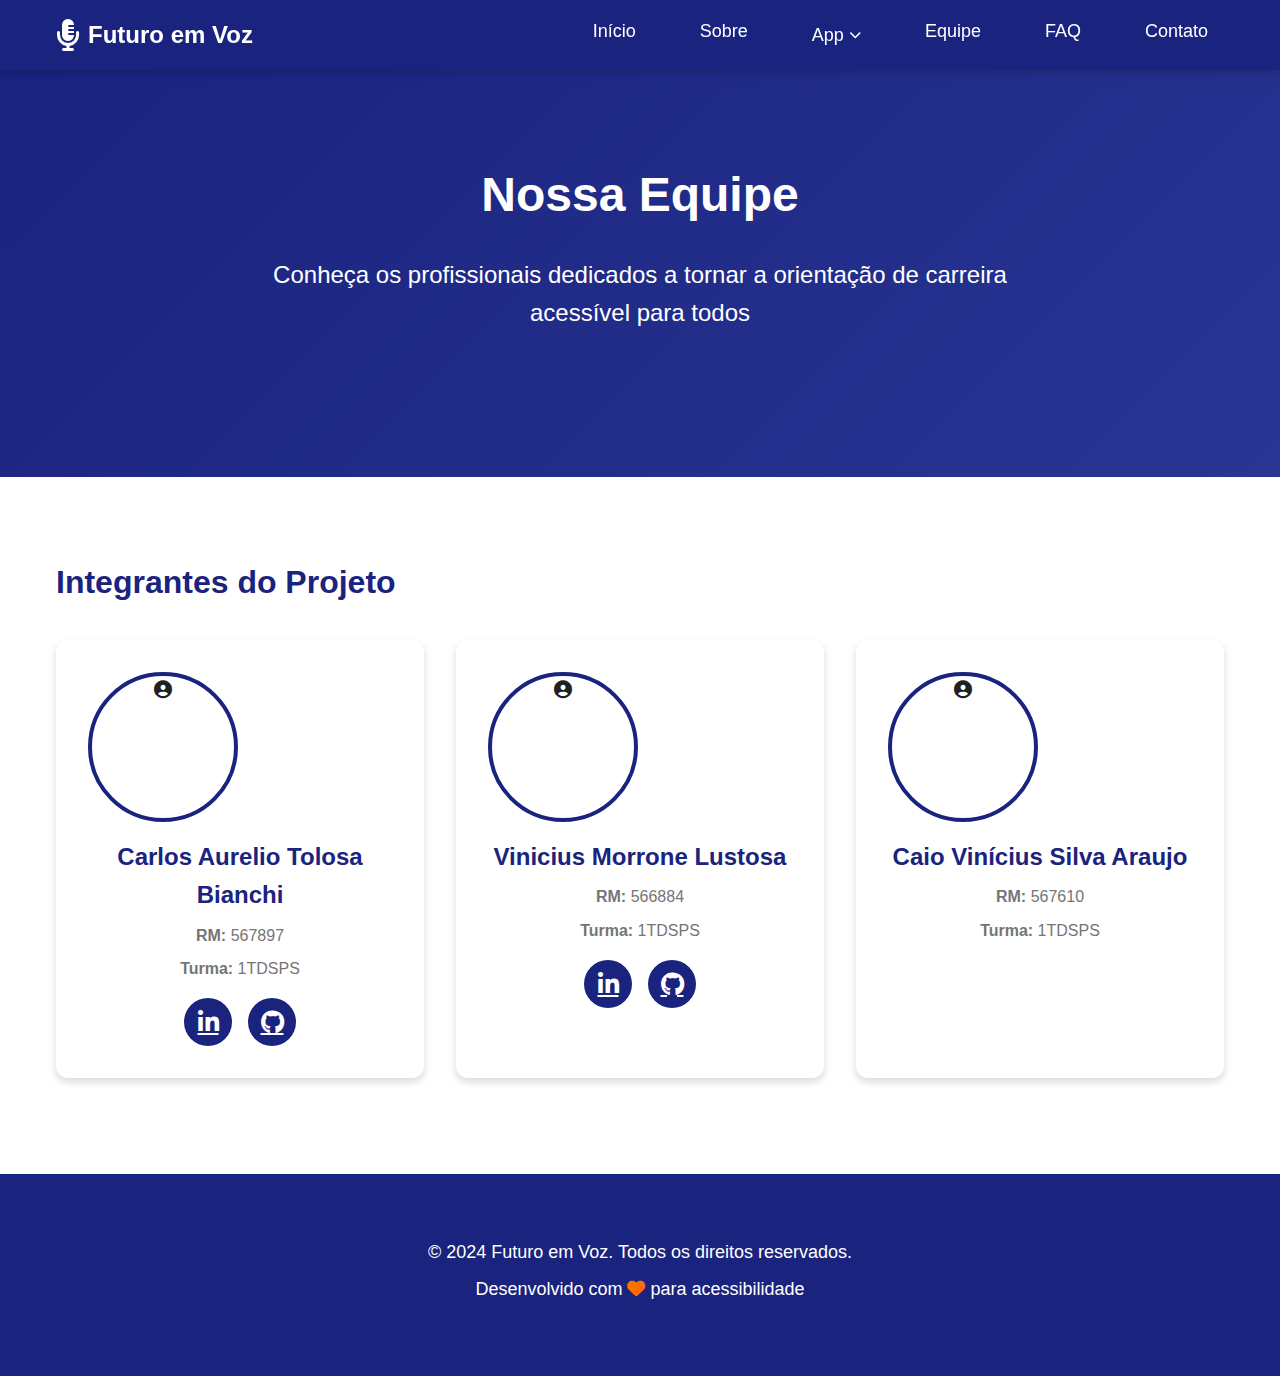
<file: integrantes.html>
<!DOCTYPE html>
<html lang="pt-BR">
<head>
    <meta charset="UTF-8">
    <meta name="viewport" content="width=device-width, initial-scale=1.0">
    <meta name="description" content="Conheça a equipe por trás do Futuro em Voz">
    <title>Equipe - Futuro em Voz</title>
    <link rel="stylesheet" href="css/style.css">
    <link rel="stylesheet" href="https://cdnjs.cloudflare.com/ajax/libs/font-awesome/6.4.0/css/all.min.css">
</head>
<body>
    <!-- Header será carregado aqui -->
    <div id="header-placeholder"></div>


    <main>
        <section class="hero">
            <div class="container">
                <h1>Nossa Equipe</h1>
                <p>Conheça os profissionais dedicados a tornar a orientação de carreira acessível para todos</p>
            </div>
        </section>

        <section class="container">
            <h2>Integrantes do Projeto</h2>
            <div class="cards-grid">
                <!-- Integrante 1 -->
                <div class="card member-card">
                    <div class="member-photo member-icon">
                        <i class="fas fa-user-circle"></i>
                    </div>
                    <div class="member-info">
                        <h3>Carlos Aurelio Tolosa Bianchi</h3>
                        <div class="member-details">
                            <p><strong>RM:</strong> 567897</p>
                            <p><strong>Turma:</strong> 1TDSPS</p>
                        </div>
                        <div class="social-links">
                            <a href="https://www.linkedin.com/in/carlos-bianchi-6608a3272/" target="_blank" rel="noopener noreferrer" aria-label="LinkedIn de Carlos Aurelio Tolosa Bianchi">
                                <i class="fab fa-linkedin-in"></i>
                            </a>
                            <a href="https://github.com/Carlos-Bianchi" target="_blank" rel="noopener noreferrer" aria-label="GitHub de Carlos Aurelio Tolosa Bianchi">
                                <i class="fab fa-github"></i>
                            </a>
                        </div>
                    </div>
                </div>

                <!-- Integrante 2 -->
                <div class="card member-card">
                    <div class="member-photo member-icon">
                        <i class="fas fa-user-circle"></i>
                    </div>
                    <div class="member-info">
                        <h3>Vinicius Morrone Lustosa</h3>
                        <div class="member-details">
                            <p><strong>RM:</strong> 566884</p>
                            <p><strong>Turma:</strong> 1TDSPS</p>
                        </div>
                        <div class="social-links">
                            <a href="https://www.linkedin.com/in/vin%C3%ADcius-morrone-lustosa/" target="_blank" rel="noopener noreferrer" aria-label="LinkedIn de Vinicius Morrone Lustosa">
                                <i class="fab fa-linkedin-in"></i>
                            </a>
                            <a href="https://github.com/viniciusmorrone" target="_blank" rel="noopener noreferrer" aria-label="GitHub de Vinicius Morrone Lustosa">
                                <i class="fab fa-github"></i>
                            </a>
                        </div>
                    </div>
                </div>

                <!-- Integrante 3 -->
                <div class="card member-card">
                    <div class="member-photo member-icon">
                        <i class="fas fa-user-circle"></i>
                    </div>
                    <div class="member-info">
                        <h3>Caio Vinícius Silva Araujo</h3>
                        <div class="member-details">
                            <p><strong>RM:</strong> 567610</p>
                            <p><strong>Turma:</strong> 1TDSPS</p>
                        </div>
                        <div class="social-links" style="visibility: hidden; pointer-events: none;">
                            <a href="#" aria-hidden="true">
                                <i class="fab fa-linkedin-in"></i>
                            </a>
                            <a href="#" aria-hidden="true">
                                <i class="fab fa-github"></i>
                            </a>
                        </div>
                    </div>
                </div>
            </div>
        </section>

    </main>

    <!-- Footer será carregado aqui -->
    <div id="footer-placeholder"></div>


    <script src="js/components-data.js"></script>
    <script src="js/components.js"></script>
    <script src="js/menu.js"></script>
    <script src="js/script.js"></script>
</body>
</html>
</file>
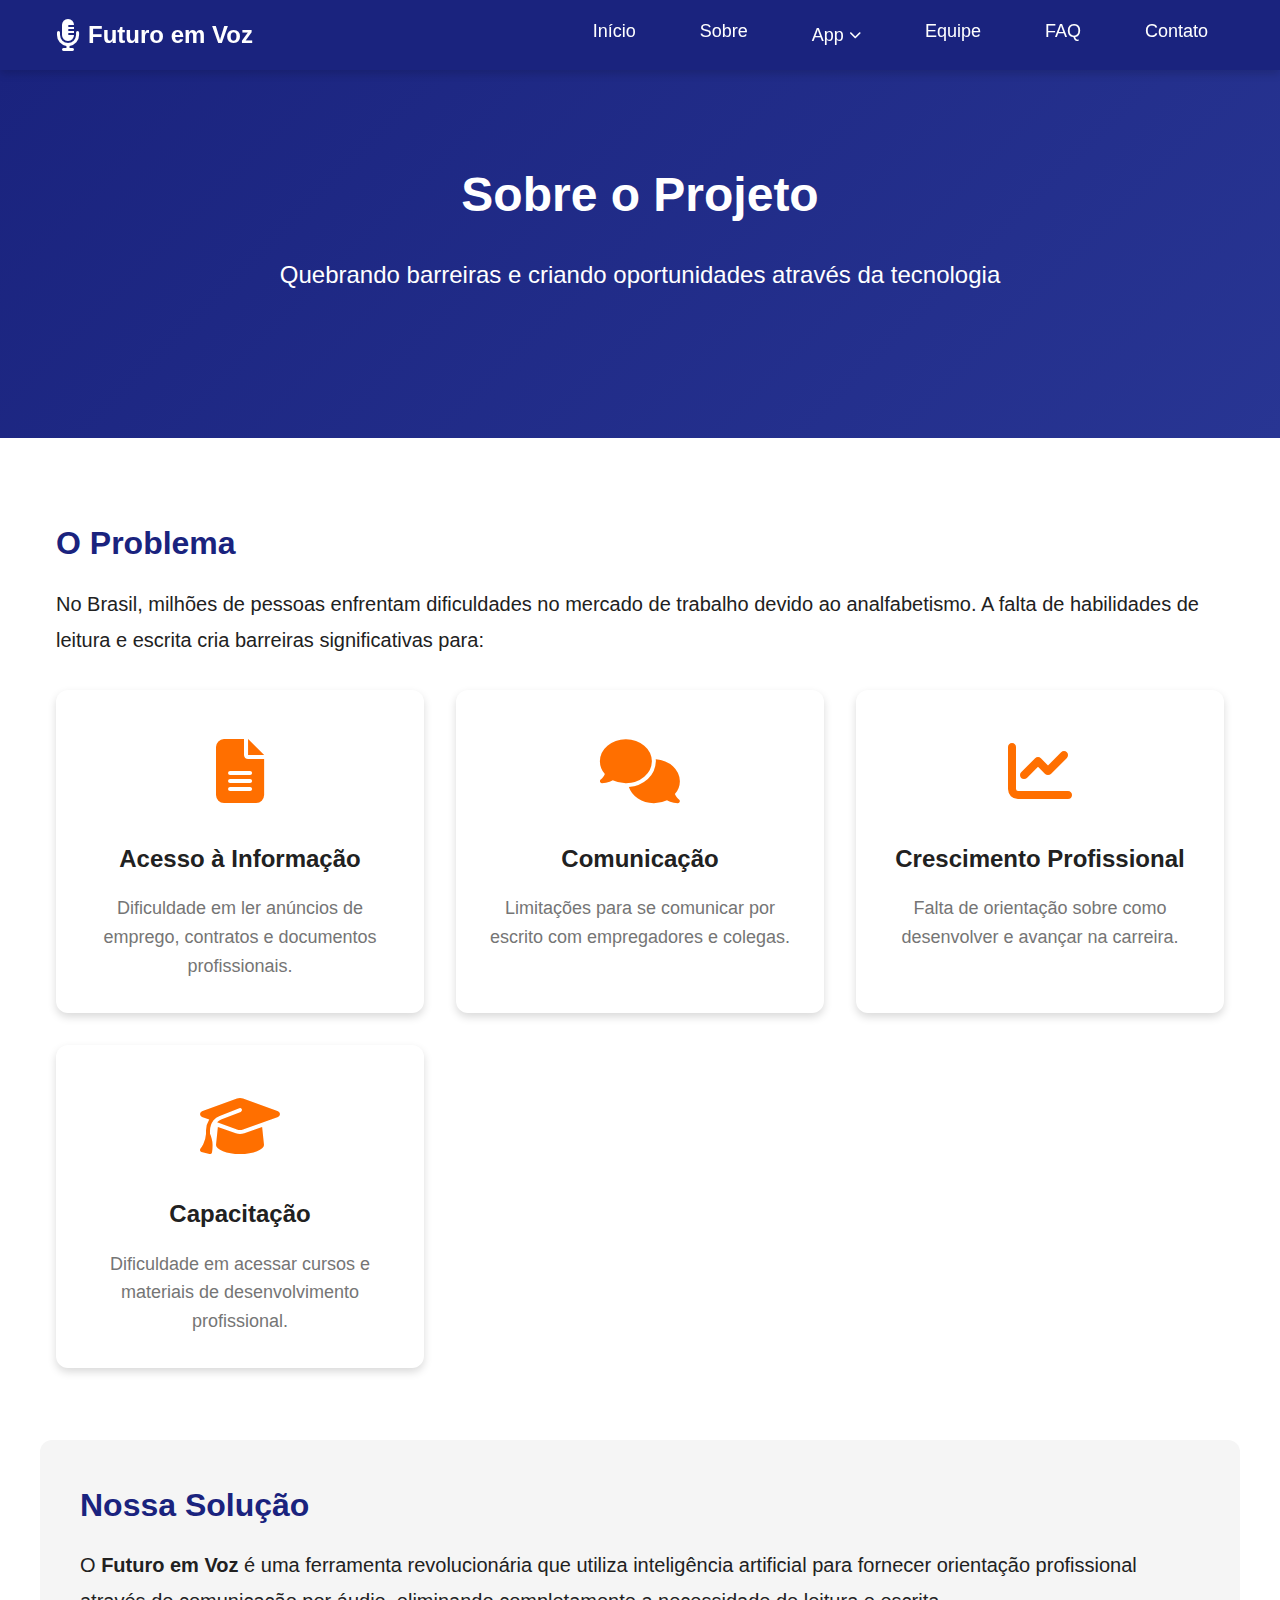
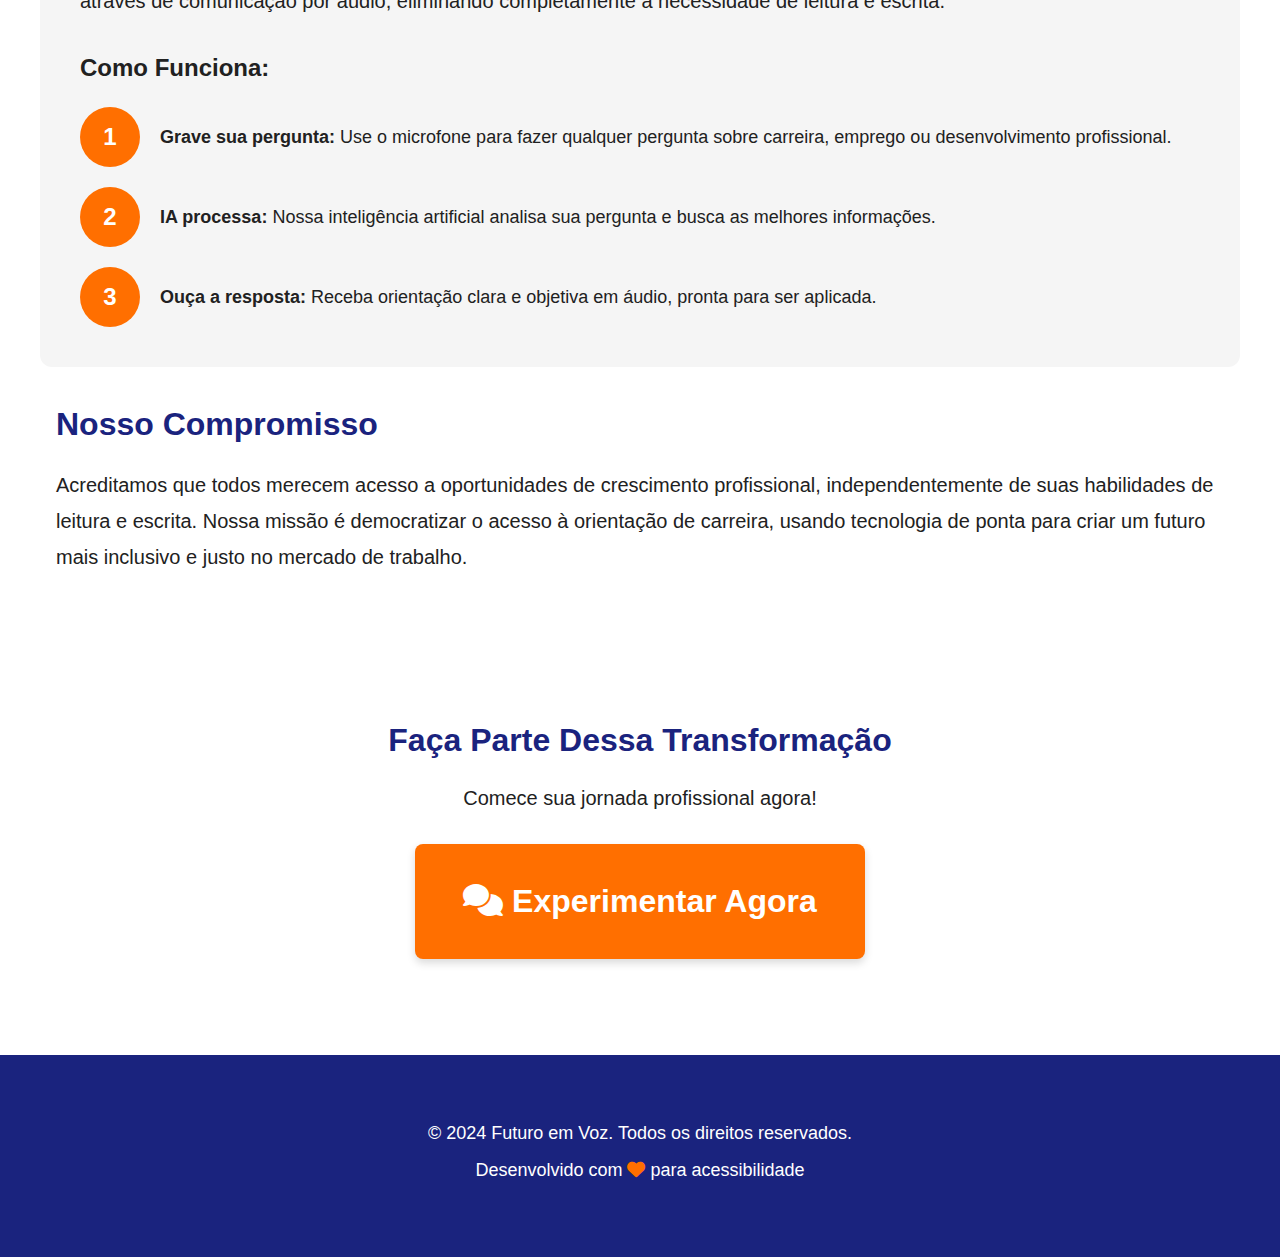
<file: sobre.html>
<!DOCTYPE html>
<html lang="pt-BR">
<head>
    <meta charset="UTF-8">
    <meta name="viewport" content="width=device-width, initial-scale=1.0">
    <meta name="description" content="Conheça o Futuro em Voz - Nossa missão de tornar a orientação profissional acessível para todos">
    <title>Sobre - Futuro em Voz</title>
    <link rel="stylesheet" href="css/style.css">
    <link rel="stylesheet" href="https://cdnjs.cloudflare.com/ajax/libs/font-awesome/6.4.0/css/all.min.css">
</head>
<body>
    <!-- Header será carregado aqui -->
    <div id="header-placeholder"></div>


    <main>
        <section class="hero">
            <div class="container">
                <h1>Sobre o Projeto</h1>
                <p>Quebrando barreiras e criando oportunidades através da tecnologia</p>
            </div>
        </section>

        <section class="container">
            <h2>O Problema</h2>
            <p style="font-size: 20px; line-height: 1.8; margin-bottom: 30px;">
                No Brasil, milhões de pessoas enfrentam dificuldades no mercado de trabalho devido ao analfabetismo. 
                A falta de habilidades de leitura e escrita cria barreiras significativas para:
            </p>
            <div class="cards-grid">
                <div class="card">
                    <div class="card-icon">
                        <i class="fas fa-file-alt"></i>
                    </div>
                    <h3>Acesso à Informação</h3>
                    <p>Dificuldade em ler anúncios de emprego, contratos e documentos profissionais.</p>
                </div>
                <div class="card">
                    <div class="card-icon">
                        <i class="fas fa-comments"></i>
                    </div>
                    <h3>Comunicação</h3>
                    <p>Limitações para se comunicar por escrito com empregadores e colegas.</p>
                </div>
                <div class="card">
                    <div class="card-icon">
                        <i class="fas fa-chart-line"></i>
                    </div>
                    <h3>Crescimento Profissional</h3>
                    <p>Falta de orientação sobre como desenvolver e avançar na carreira.</p>
                </div>
                <div class="card">
                    <div class="card-icon">
                        <i class="fas fa-graduation-cap"></i>
                    </div>
                    <h3>Capacitação</h3>
                    <p>Dificuldade em acessar cursos e materiais de desenvolvimento profissional.</p>
                </div>
            </div>
        </section>

        <section class="container" style="background-color: #f5f5f5; padding: 40px; border-radius: 12px; margin-top: 40px;">
            <h2>Nossa Solução</h2>
            <p style="font-size: 20px; line-height: 1.8; margin-bottom: 20px;">
                O <strong>Futuro em Voz</strong> é uma ferramenta revolucionária que utiliza 
                inteligência artificial para fornecer orientação profissional através de comunicação por áudio, 
                eliminando completamente a necessidade de leitura e escrita.
            </p>
            <h3 style="margin-top: 30px;">Como Funciona:</h3>
            <div style="margin-top: 20px;">
                <div style="display: flex; align-items: center; gap: 20px; margin-bottom: 20px;">
                    <div style="background-color: #ff6f00; color: white; width: 60px; height: 60px; border-radius: 50%; display: flex; align-items: center; justify-content: center; font-size: 24px; font-weight: bold; flex-shrink: 0;">1</div>
                    <p style="margin: 0; font-size: 18px;"><strong>Grave sua pergunta:</strong> Use o microfone para fazer qualquer pergunta sobre carreira, emprego ou desenvolvimento profissional.</p>
                </div>
                <div style="display: flex; align-items: center; gap: 20px; margin-bottom: 20px;">
                    <div style="background-color: #ff6f00; color: white; width: 60px; height: 60px; border-radius: 50%; display: flex; align-items: center; justify-content: center; font-size: 24px; font-weight: bold; flex-shrink: 0;">2</div>
                    <p style="margin: 0; font-size: 18px;"><strong>IA processa:</strong> Nossa inteligência artificial analisa sua pergunta e busca as melhores informações.</p>
                </div>
                <div style="display: flex; align-items: center; gap: 20px;">
                    <div style="background-color: #ff6f00; color: white; width: 60px; height: 60px; border-radius: 50%; display: flex; align-items: center; justify-content: center; font-size: 24px; font-weight: bold; flex-shrink: 0;">3</div>
                    <p style="margin: 0; font-size: 18px;"><strong>Ouça a resposta:</strong> Receba orientação clara e objetiva em áudio, pronta para ser aplicada.</p>
                </div>
            </div>
        </section>

        <section class="container">
            <h2>Nosso Compromisso</h2>
            <p style="font-size: 20px; line-height: 1.8;">
                Acreditamos que todos merecem acesso a oportunidades de crescimento profissional, 
                independentemente de suas habilidades de leitura e escrita. Nossa missão é democratizar 
                o acesso à orientação de carreira, usando tecnologia de ponta para criar um futuro mais 
                inclusivo e justo no mercado de trabalho.
            </p>
        </section>

        <section class="container" style="text-align: center; margin-top: 60px;">
            <h2>Faça Parte Dessa Transformação</h2>
            <p style="font-size: 20px; margin-bottom: 30px;">Comece sua jornada profissional agora!</p>
            <a href="app-chat.html" class="btn btn-primary btn-large">
                <i class="fas fa-comments"></i> Experimentar Agora
            </a>
        </section>
    </main>

    <!-- Footer será carregado aqui -->
    <div id="footer-placeholder"></div>


    <script src="js/components-data.js"></script>
    <script src="js/components.js"></script>
    <script src="js/menu.js"></script>
    <script src="js/script.js"></script>
</body>
</html>
</file>
<file: css/style.css>
/* ===================================
   RESET E VARIÁVEIS GLOBAIS
   =================================== */

* {
    margin: 0;
    padding: 0;
    box-sizing: border-box;
}

:root {
    /* Cores principais */
    --primary-color: #1a237e;
    --secondary-color: #ff6f00;
    --accent-color: #00c853;
    --bg-color: #ffffff;
    --text-color: #212121;
    --text-light: #757575;
    --border-color: #e0e0e0;
    --error-color: #d32f2f;
    --success-color: #388e3c;
    
    /* Espaçamentos */
    --spacing-xs: 0.5rem;
    --spacing-sm: 1rem;
    --spacing-md: 2rem;
    --spacing-lg: 3rem;
    --spacing-xl: 4rem;
    
    /* Tamanhos de fonte */
    --font-size-base: 18px;
    --font-size-lg: 24px;
    --font-size-xl: 32px;
    --font-size-xxl: 48px;
    
    /* Sombras */
    --shadow-sm: 0 2px 4px rgba(0,0,0,0.1);
    --shadow-md: 0 4px 8px rgba(0,0,0,0.15);
    --shadow-lg: 0 8px 16px rgba(0,0,0,0.2);
}

body {
    font-family: 'Segoe UI', Tahoma, Geneva, Verdana, sans-serif;
    font-size: var(--font-size-base);
    line-height: 1.6;
    color: var(--text-color);
    background-color: var(--bg-color);
}

/* ===================================
   HEADER E NAVEGAÇÃO
   =================================== */

header {
    background-color: var(--primary-color);
    color: white;
    padding: var(--spacing-sm) 0;
    box-shadow: var(--shadow-md);
    position: sticky;
    top: 0;
    z-index: 1000;
}

.header-container {
    max-width: 1200px;
    margin: 0 auto;
    padding: 0 var(--spacing-sm);
    display: flex;
    justify-content: space-between;
    align-items: center;
}

.logo {
    font-size: var(--font-size-lg);
    font-weight: bold;
    display: flex;
    align-items: center;
    gap: var(--spacing-xs);
}

.logo i {
    font-size: var(--font-size-xl);
}

nav ul {
    list-style: none;
    display: flex;
    gap: var(--spacing-md);
}

nav a {
    color: white;
    text-decoration: none;
    font-size: var(--font-size-base);
    font-weight: 500;
    padding: var(--spacing-xs) var(--spacing-sm);
    border-radius: 4px;
    transition: background-color 0.3s ease;
}

nav a:hover,
nav a:focus {
    background-color: rgba(255, 255, 255, 0.1);
}

/* Dropdown Menu */
.dropdown {
    position: relative;
}

.dropdown-toggle {
    color: white;
    text-decoration: none;
    font-size: var(--font-size-base);
    font-weight: 500;
    padding: var(--spacing-xs) var(--spacing-sm);
    border-radius: 4px;
    transition: background-color 0.3s ease;
    cursor: pointer;
    display: flex;
    align-items: center;
    gap: 5px;
    background: none;
    border: none;
}

.dropdown-toggle:hover,
.dropdown-toggle:focus {
    background-color: rgba(255, 255, 255, 0.1);
}

.dropdown-toggle i {
    font-size: 12px;
    transition: transform 0.3s ease;
}

.dropdown.active .dropdown-toggle i {
    transform: rotate(180deg);
}

.dropdown-menu {
    position: absolute;
    top: 100%;
    left: 0;
    background-color: white;
    min-width: 200px;
    box-shadow: var(--shadow-lg);
    border-radius: 8px;
    margin-top: 8px;
    opacity: 0;
    visibility: hidden;
    transform: translateY(-10px);
    transition: all 0.3s ease;
    z-index: 1000;
}

.dropdown.active .dropdown-menu {
    opacity: 1;
    visibility: visible;
    transform: translateY(0);
}

.dropdown-menu a {
    color: var(--text-color);
    display: block;
    padding: var(--spacing-sm);
    text-decoration: none;
    transition: background-color 0.3s ease;
    border-radius: 4px;
}

.dropdown-menu a:hover {
    background-color: #f5f5f5;
}

.dropdown-menu a i {
    margin-right: 8px;
    color: var(--secondary-color);
}

/* Menu Hambúrguer */
.menu-toggle {
    display: none;
    background: none;
    border: none;
    color: white;
    font-size: var(--font-size-xl);
    cursor: pointer;
    padding: var(--spacing-xs);
}

/* ===================================
   MAIN E SEÇÕES
   =================================== */

main {
    min-height: calc(100vh - 200px);
}

.container {
    max-width: 1200px;
    margin: 0 auto;
    padding: var(--spacing-md) var(--spacing-sm);
}

section {
    margin-bottom: var(--spacing-lg);
}

h1 {
    font-size: var(--font-size-xxl);
    margin-bottom: var(--spacing-md);
    color: var(--primary-color);
    line-height: 1.2;
}

h2 {
    font-size: var(--font-size-xl);
    margin-bottom: var(--spacing-sm);
    color: var(--primary-color);
}

h3 {
    font-size: var(--font-size-lg);
    margin-bottom: var(--spacing-sm);
    color: var(--text-color);
}

p {
    margin-bottom: var(--spacing-sm);
}

/* ===================================
   HERO SECTION
   =================================== */

.hero {
    background: linear-gradient(135deg, var(--primary-color) 0%, #283593 100%);
    color: white;
    padding: var(--spacing-xl) var(--spacing-sm);
    text-align: center;
    margin-bottom: var(--spacing-lg);
}

.hero h1 {
    color: white;
    font-size: var(--font-size-xxl);
    margin-bottom: var(--spacing-md);
}

.hero p {
    font-size: var(--font-size-lg);
    margin-bottom: var(--spacing-lg);
    max-width: 800px;
    margin-left: auto;
    margin-right: auto;
}

/* ===================================
   BOTÕES
   =================================== */

.btn {
    display: inline-block;
    padding: var(--spacing-sm) var(--spacing-md);
    font-size: var(--font-size-lg);
    font-weight: bold;
    text-decoration: none;
    border-radius: 8px;
    border: none;
    cursor: pointer;
    transition: all 0.3s ease;
    text-align: center;
    min-width: 200px;
}

.btn-primary {
    background-color: var(--secondary-color);
    color: white;
    box-shadow: var(--shadow-md);
}

.btn-primary:hover,
.btn-primary:focus {
    background-color: #f57c00;
    transform: translateY(-2px);
    box-shadow: var(--shadow-lg);
}

.btn-secondary {
    background-color: var(--accent-color);
    color: white;
    box-shadow: var(--shadow-md);
}

.btn-secondary:hover,
.btn-secondary:focus {
    background-color: #00e676;
    transform: translateY(-2px);
    box-shadow: var(--shadow-lg);
}

.btn-large {
    padding: var(--spacing-md) var(--spacing-lg);
    font-size: var(--font-size-xl);
    min-width: 300px;
}

/* ===================================
   CARDS
   =================================== */

.cards-grid {
    display: grid;
    grid-template-columns: repeat(auto-fit, minmax(280px, 1fr));
    gap: var(--spacing-md);
    margin-top: var(--spacing-md);
}

.card {
    background: white;
    border-radius: 12px;
    padding: var(--spacing-md);
    box-shadow: var(--shadow-md);
    transition: transform 0.3s ease, box-shadow 0.3s ease;
    text-align: center;
}

.card:hover {
    transform: translateY(-5px);
    box-shadow: var(--shadow-lg);
}

.card-icon {
    font-size: 64px;
    color: var(--secondary-color);
    margin-bottom: var(--spacing-sm);
}

.card h3 {
    margin-bottom: var(--spacing-sm);
}

.card p {
    color: var(--text-light);
    margin-bottom: 0;
}

/* Cards de Integrantes */
.member-card {
    text-align: center;
}

.member-photo {
    width: 150px;
    height: 150px;
    border-radius: 50%;
    object-fit: cover;
    margin-bottom: var(--spacing-sm);
    border: 4px solid var(--primary-color);
}

.member-info h3 {
    color: var(--primary-color);
    margin-bottom: var(--spacing-xs);
}

.member-details {
    color: var(--text-light);
    margin-bottom: var(--spacing-sm);
}

.member-details p {
    margin-bottom: var(--spacing-xs);
    font-size: 16px;
}

.social-links {
    display: flex;
    justify-content: center;
    gap: var(--spacing-sm);
    margin-top: var(--spacing-sm);
}

.social-links a {
    display: inline-flex;
    align-items: center;
    justify-content: center;
    width: 48px;
    height: 48px;
    border-radius: 50%;
    background-color: var(--primary-color);
    color: white;
    font-size: 24px;
    transition: all 0.3s ease;
}

.social-links a:hover {
    background-color: var(--secondary-color);
    transform: scale(1.1);
}

/* ===================================
   FORMULÁRIO
   =================================== */

.form-group {
    margin-bottom: var(--spacing-md);
}

label {
    display: block;
    font-size: var(--font-size-lg);
    font-weight: bold;
    margin-bottom: var(--spacing-xs);
    color: var(--text-color);
}

input[type="text"],
input[type="email"],
textarea {
    width: 100%;
    padding: var(--spacing-sm);
    font-size: var(--font-size-base);
    border: 2px solid var(--border-color);
    border-radius: 8px;
    font-family: inherit;
    transition: border-color 0.3s ease;
}

input[type="text"]:focus,
input[type="email"]:focus,
textarea:focus {
    outline: none;
    border-color: var(--primary-color);
}

textarea {
    min-height: 150px;
    resize: vertical;
}

.error-message {
    display: none;
    background-color: #ffebee;
    color: var(--error-color);
    padding: var(--spacing-sm);
    border-radius: 8px;
    margin-top: var(--spacing-sm);
    font-weight: bold;
    border-left: 4px solid var(--error-color);
}

.error-message.show {
    display: block;
}

.success-message {
    display: none;
    background-color: #e8f5e9;
    color: var(--success-color);
    padding: var(--spacing-sm);
    border-radius: 8px;
    margin-top: var(--spacing-sm);
    font-weight: bold;
    border-left: 4px solid var(--success-color);
}

.success-message.show {
    display: block;
}

/* ===================================
   FAQ ACORDEÃO
   =================================== */

.faq-item {
    background: white;
    border-radius: 8px;
    margin-bottom: var(--spacing-sm);
    box-shadow: var(--shadow-sm);
    overflow: hidden;
}

.faq-question {
    width: 100%;
    background: var(--primary-color);
    color: white;
    border: none;
    padding: var(--spacing-md);
    font-size: var(--font-size-lg);
    font-weight: bold;
    text-align: left;
    cursor: pointer;
    display: flex;
    justify-content: space-between;
    align-items: center;
    transition: background-color 0.3s ease;
}

.faq-question:hover {
    background-color: #283593;
}

.faq-question i {
    font-size: var(--font-size-lg);
    transition: transform 0.3s ease;
}

.faq-question.active i {
    transform: rotate(180deg);
}

.faq-answer {
    max-height: 0;
    overflow: hidden;
    transition: max-height 0.3s ease, padding 0.3s ease;
    padding: 0 var(--spacing-md);
}

.faq-answer.show {
    max-height: 500px;
    padding: var(--spacing-md);
}

.faq-answer p {
    font-size: var(--font-size-base);
    color: var(--text-color);
    line-height: 1.8;
}

/* ===================================
   APP DE GRAVAÇÃO
   =================================== */

.app-container {
    text-align: center;
    padding: var(--spacing-xl) var(--spacing-sm);
    min-height: 60vh;
    display: flex;
    flex-direction: column;
    justify-content: center;
    align-items: center;
}

.mic-button {
    width: 200px;
    height: 200px;
    border-radius: 50%;
    background: linear-gradient(135deg, var(--secondary-color), #ff8f00);
    border: none;
    color: white;
    font-size: 80px;
    cursor: pointer;
    box-shadow: var(--shadow-lg);
    transition: all 0.3s ease;
    margin: var(--spacing-md) 0;
    animation: pulse 2s infinite;
}

.mic-button:hover {
    transform: scale(1.05);
}

.mic-button.recording {
    background: linear-gradient(135deg, var(--error-color), #e53935);
    animation: recording-pulse 1s infinite;
}

@keyframes pulse {
    0%, 100% {
        box-shadow: 0 0 0 0 rgba(255, 111, 0, 0.7);
    }
    50% {
        box-shadow: 0 0 0 20px rgba(255, 111, 0, 0);
    }
}

@keyframes recording-pulse {
    0%, 100% {
        box-shadow: 0 0 0 0 rgba(211, 47, 47, 0.7);
    }
    50% {
        box-shadow: 0 0 0 20px rgba(211, 47, 47, 0);
    }
}

.instruction {
    font-size: var(--font-size-xl);
    color: var(--text-color);
    margin: var(--spacing-md) 0;
    display: flex;
    align-items: center;
    justify-content: center;
    gap: var(--spacing-sm);
}

.instruction i {
    font-size: var(--font-size-xxl);
    color: var(--secondary-color);
}

/* ===================================
   APP DE RESPOSTA
   =================================== */

.audio-visualizer {
    display: flex;
    justify-content: center;
    align-items: flex-end;
    gap: 8px;
    height: 150px;
    margin: var(--spacing-lg) 0;
}

.bar {
    width: 12px;
    background: linear-gradient(to top, var(--primary-color), var(--secondary-color));
    border-radius: 6px;
    animation: wave 1s ease-in-out infinite;
}

.bar:nth-child(1) { animation-delay: 0s; }
.bar:nth-child(2) { animation-delay: 0.1s; }
.bar:nth-child(3) { animation-delay: 0.2s; }
.bar:nth-child(4) { animation-delay: 0.3s; }
.bar:nth-child(5) { animation-delay: 0.4s; }
.bar:nth-child(6) { animation-delay: 0.3s; }
.bar:nth-child(7) { animation-delay: 0.2s; }
.bar:nth-child(8) { animation-delay: 0.1s; }

@keyframes wave {
    0%, 100% {
        height: 30px;
    }
    50% {
        height: 120px;
    }
}

.play-button {
    width: 150px;
    height: 150px;
    border-radius: 50%;
    background: linear-gradient(135deg, var(--accent-color), #00e676);
    border: none;
    color: white;
    font-size: 64px;
    cursor: pointer;
    box-shadow: var(--shadow-lg);
    transition: all 0.3s ease;
    margin: var(--spacing-md) 0;
}

.play-button:hover {
    transform: scale(1.1);
    background: linear-gradient(135deg, #00e676, var(--accent-color));
}

.play-button.playing {
    background: linear-gradient(135deg, var(--secondary-color), #ff8f00);
}

.feedback-buttons {
    display: flex;
    justify-content: center;
    gap: var(--spacing-md);
    margin-top: var(--spacing-lg);
}

.feedback-btn {
    width: 100px;
    height: 100px;
    border-radius: 50%;
    border: none;
    font-size: 48px;
    cursor: pointer;
    transition: all 0.3s ease;
    box-shadow: var(--shadow-md);
}

.feedback-btn.like {
    background-color: var(--accent-color);
    color: white;
}

.feedback-btn.dislike {
    background-color: var(--error-color);
    color: white;
}

.feedback-btn:hover {
    transform: scale(1.1);
    box-shadow: var(--shadow-lg);
}

/* ===================================
   FOOTER
   =================================== */

footer {
    background-color: var(--primary-color);
    color: white;
    padding: var(--spacing-md) 0;
    text-align: center;
    margin-top: var(--spacing-xl);
}

footer p {
    margin-bottom: var(--spacing-xs);
}

footer a {
    color: var(--secondary-color);
    text-decoration: none;
    font-weight: bold;
}

footer a:hover {
    text-decoration: underline;
}

/* ===================================
   RESPONSIVIDADE
   =================================== */

/* Tablet */
@media (max-width: 768px) {
    :root {
        --font-size-base: 16px;
        --font-size-lg: 20px;
        --font-size-xl: 28px;
        --font-size-xxl: 36px;
    }
    
    .cards-grid {
        grid-template-columns: repeat(auto-fit, minmax(250px, 1fr));
    }
    
    .mic-button {
        width: 160px;
        height: 160px;
        font-size: 64px;
    }
    
    .play-button {
        width: 120px;
        height: 120px;
        font-size: 48px;
    }
}

/* Mobile */
@media (max-width: 480px) {
    :root {
        --font-size-base: 16px;
        --font-size-lg: 18px;
        --font-size-xl: 24px;
        --font-size-xxl: 32px;
    }
    
    .header-container {
        flex-wrap: wrap;
    }
    
    nav {
        display: none;
        width: 100%;
        margin-top: var(--spacing-sm);
    }
    
    nav.active {
        display: block;
    }
    
    nav ul {
        flex-direction: column;
        gap: 0;
    }
    
    nav li {
        border-bottom: 1px solid rgba(255, 255, 255, 0.1);
    }
    
    nav a {
        display: block;
        padding: var(--spacing-sm);
    }
    
    /* Dropdown no mobile */
    .dropdown {
        position: static;
    }
    
    .dropdown-toggle {
        width: 100%;
        justify-content: space-between;
        padding: var(--spacing-sm);
    }
    
    .dropdown-menu {
        position: static;
        box-shadow: none;
        background-color: rgba(255, 255, 255, 0.05);
        margin-top: 0;
        border-radius: 0;
    }
    
    .dropdown-menu a {
        color: white;
        padding: var(--spacing-sm) var(--spacing-md);
    }
    
    .dropdown-menu a:hover {
        background-color: rgba(255, 255, 255, 0.1);
    }
    
    .menu-toggle {
        display: block;
    }
    
    .hero {
        padding: var(--spacing-md) var(--spacing-sm);
    }
    
    .cards-grid {
        grid-template-columns: 1fr;
    }
    
    .btn {
        min-width: 100%;
    }
    
    .btn-large {
        min-width: 100%;
        padding: var(--spacing-sm) var(--spacing-md);
    }
    
    .mic-button {
        width: 140px;
        height: 140px;
        font-size: 56px;
    }
    
    .play-button {
        width: 100px;
        height: 100px;
        font-size: 40px;
    }
    
    .feedback-btn {
        width: 80px;
        height: 80px;
        font-size: 36px;
    }
    
    .instruction {
        font-size: var(--font-size-lg);
        flex-direction: column;
    }
}
</file>
